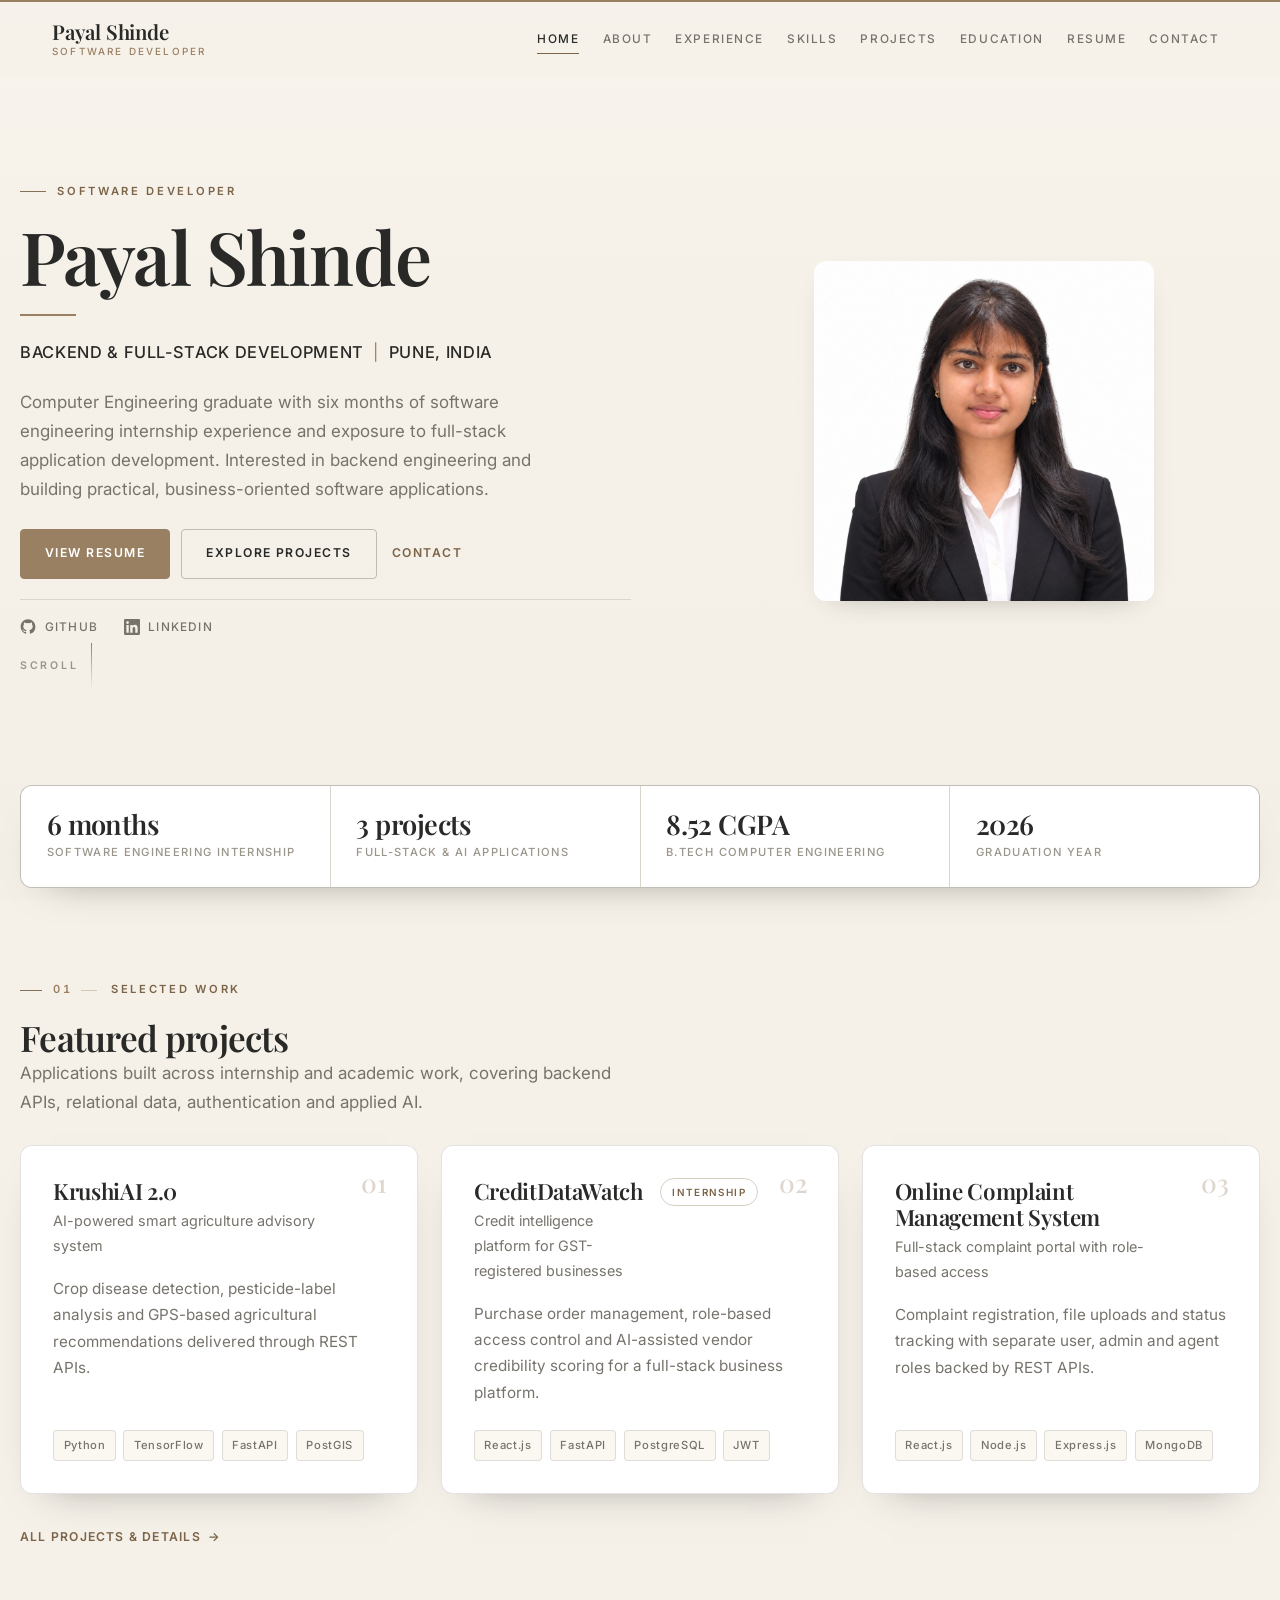
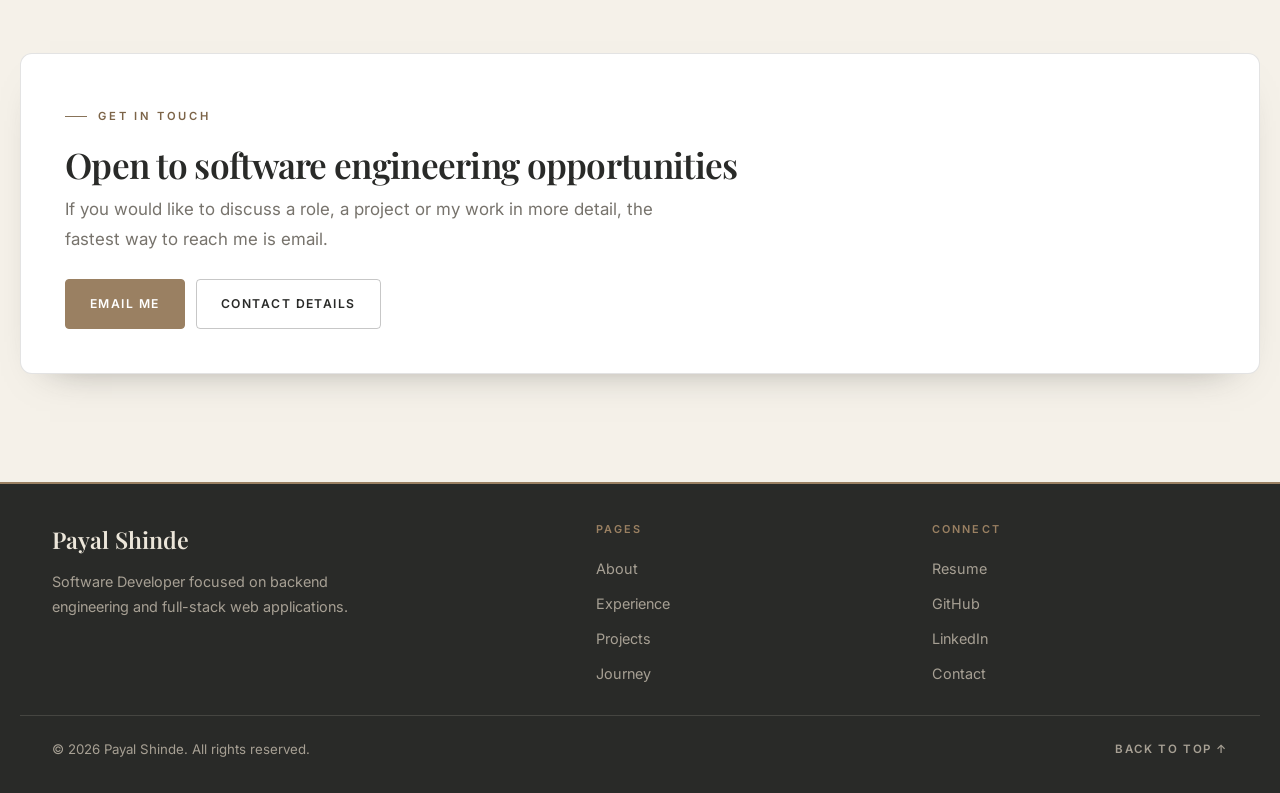
<file: index.html>
<!DOCTYPE html>
<html lang="en">
<head>
  <meta charset="UTF-8">
  <meta name="viewport" content="width=device-width, initial-scale=1">
  <title>Payal Shinde — Software Developer | Backend &amp; Full-Stack</title>
  <meta name="description" content="Payal Shinde — Software Developer focused on backend and full-stack development. Computer Engineering graduate with six months of software engineering internship experience.">
  <meta name="author" content="Payal Shinde">
  <meta name="theme-color" content="#F5F1E9">
  <meta property="og:type" content="website">
  <meta property="og:title" content="Payal Shinde — Software Developer">
  <meta property="og:description" content="Computer Engineering graduate with six months of software engineering internship experience and exposure to full-stack application development.">
  <link rel="preconnect" href="https://fonts.googleapis.com">
  <link rel="preconnect" href="https://fonts.gstatic.com" crossorigin>
  <link rel="stylesheet" href="https://fonts.googleapis.com/css2?family=Inter:wght@400;500;600;700&family=Playfair+Display:ital,wght@0,500;0,600;0,700;1,500&display=swap">
  <link rel="stylesheet" href="style.css?v=5">
  <noscript><style>.reveal{opacity:1;transform:none}</style></noscript>
</head>
<body id="top">
  <a class="skip-link" href="#main">Skip to content</a>

  <header class="site-header" id="siteHeader">
    <div class="container nav-wrap">
      <a class="brand" href="index.html">
        <span class="brand-name">Payal Shinde</span>
        <span class="brand-role">Software Developer</span>
      </a>
      <button class="nav-toggle" id="navToggle" type="button" aria-expanded="false" aria-controls="primaryNav" aria-label="Open navigation menu">
        <span class="nav-toggle-bar"></span>
        <span class="nav-toggle-bar"></span>
        <span class="nav-toggle-bar"></span>
      </button>
      <nav class="site-nav" id="primaryNav" aria-label="Primary">
        <ul class="nav-list">
          <li><a class="nav-link" href="index.html" aria-current="page">Home</a></li>
          <li><a class="nav-link" href="about.html">About</a></li>
          <li><a class="nav-link" href="internship.html">Experience</a></li>
          <li><a class="nav-link" href="skill.html">Skills</a></li>
          <li><a class="nav-link" href="projects.html">Projects</a></li>
          <li><a class="nav-link" href="education.html">Education</a></li>
          <li><a class="nav-link" href="resume.html">Resume</a></li>
          <li><a class="nav-link" href="contact.html">Contact</a></li>
        </ul>
      </nav>
    </div>
  </header>

  <main id="main">
    <!-- Hero -->
    <section class="container hero">
      <div class="hero-copy reveal">
        <p class="hero-eyebrow">Software Developer</p>
        <h1 class="hero-name">Payal Shinde</h1>
        <div class="hero-rule" aria-hidden="true"></div>
        <p class="hero-role">Backend &amp; Full-Stack Development<span class="sep">|</span>Pune, India</p>
        <p class="hero-lede">
          Computer Engineering graduate with six months of software engineering internship experience and
          exposure to full-stack application development. Interested in backend engineering and building
          practical, business-oriented software applications.
        </p>
        <div class="hero-actions">
          <a class="btn btn--primary" href="resume.html">View Resume</a>
          <a class="btn btn--ghost" href="projects.html">Explore Projects</a>
          <a class="btn btn--quiet" href="contact.html">Contact</a>
        </div>
        <div class="hero-socials">
          <a class="social-link" href="https://github.com/payalshinde906" target="_blank" rel="noopener noreferrer">
            <svg viewBox="0 0 24 24" fill="currentColor" aria-hidden="true"><path d="M12 .5C5.73.5.9 5.33.9 11.6c0 4.9 3.17 9.05 7.57 10.52.55.1.75-.24.75-.53v-2.07c-3.08.67-3.73-1.3-3.73-1.3-.5-1.28-1.23-1.62-1.23-1.62-1-.69.08-.68.08-.68 1.11.08 1.7 1.14 1.7 1.14.99 1.68 2.59 1.2 3.22.92.1-.72.39-1.2.7-1.48-2.46-.28-5.05-1.23-5.05-5.47 0-1.21.43-2.2 1.14-2.97-.11-.28-.49-1.4.11-2.92 0 0 .93-.3 3.05 1.13a10.5 10.5 0 0 1 5.55 0c2.12-1.43 3.05-1.13 3.05-1.13.6 1.52.22 2.64.11 2.92.71.77 1.14 1.76 1.14 2.97 0 4.25-2.6 5.19-5.06 5.46.4.35.76 1.03.76 2.08v3.08c0 .29.2.64.76.53A11.1 11.1 0 0 0 23.1 11.6C23.1 5.33 18.27.5 12 .5z"/></svg>
            GitHub
          </a>
          <a class="social-link" href="https://linkedin.com/in/payal-shinde-833840345" target="_blank" rel="noopener noreferrer">
            <svg viewBox="0 0 24 24" fill="currentColor" aria-hidden="true"><path d="M20.45 20.45h-3.56v-5.57c0-1.33-.03-3.04-1.85-3.04-1.85 0-2.14 1.45-2.14 2.94v5.67H9.35V9h3.41v1.56h.05c.48-.9 1.64-1.85 3.37-1.85 3.6 0 4.27 2.37 4.27 5.45v6.29zM5.34 7.43a2.06 2.06 0 1 1 0-4.13 2.06 2.06 0 0 1 0 4.13zM7.12 20.45H3.55V9h3.57v11.45zM22.22 0H1.77C.79 0 0 .77 0 1.72v20.56C0 23.23.79 24 1.77 24h20.45c.98 0 1.78-.77 1.78-1.72V1.72C24 .77 23.2 0 22.22 0z"/></svg>
            LinkedIn
          </a>
        </div>
        <span class="scroll-cue" aria-hidden="true">Scroll</span>
      </div>

      <div class="hero-portrait reveal">
        <div class="portrait-frame">
          <img src="assets/image/payal-shinde.jpg" width="1000" height="1000" alt="Portrait of Payal Shinde" fetchpriority="high" decoding="async">
        </div>
      </div>
    </section>

    <!-- At a glance -->
    <section class="container section--tight">
      <div class="facts reveal">
        <div class="fact">
          <p class="fact-value">6 months</p>
          <p class="fact-label">Software engineering internship</p>
        </div>
        <div class="fact">
          <p class="fact-value">3 projects</p>
          <p class="fact-label">Full-stack &amp; AI applications</p>
        </div>
        <div class="fact">
          <p class="fact-value">8.52 CGPA</p>
          <p class="fact-label">B.Tech Computer Engineering</p>
        </div>
        <div class="fact">
          <p class="fact-value">2026</p>
          <p class="fact-label">Graduation year</p>
        </div>
      </div>
    </section>

    <!-- Featured work -->
    <section class="container section">
      <div class="section-head reveal">
        <p class="eyebrow"><span class="eyebrow-num">01</span>Selected work</p>
        <h2 class="section-title">Featured projects</h2>
        <p class="section-lede">Applications built across internship and academic work, covering backend APIs, relational data, authentication and applied AI.</p>
      </div>

      <div class="project-grid">
        <article class="card project-card reveal">
          <div class="project-head">
            <div>
              <h3 class="project-title">KrushiAI 2.0</h3>
              <p class="project-sub">AI-powered smart agriculture advisory system</p>
            </div>
          </div>
          <p class="project-desc">Crop disease detection, pesticide-label analysis and GPS-based agricultural recommendations delivered through REST APIs.</p>
          <div class="tag-row">
            <span class="tag">Python</span>
            <span class="tag">TensorFlow</span>
            <span class="tag">FastAPI</span>
            <span class="tag">PostGIS</span>
          </div>
        </article>

        <article class="card project-card reveal">
          <div class="project-head">
            <div>
              <h3 class="project-title">CreditDataWatch</h3>
              <p class="project-sub">Credit intelligence platform for GST-registered businesses</p>
            </div>
            <span class="badge">Internship</span>
          </div>
          <p class="project-desc">Purchase order management, role-based access control and AI-assisted vendor credibility scoring for a full-stack business platform.</p>
          <div class="tag-row">
            <span class="tag">React.js</span>
            <span class="tag">FastAPI</span>
            <span class="tag">PostgreSQL</span>
            <span class="tag">JWT</span>
          </div>
        </article>

        <article class="card project-card reveal">
          <div class="project-head">
            <div>
              <h3 class="project-title">Online Complaint Management System</h3>
              <p class="project-sub">Full-stack complaint portal with role-based access</p>
            </div>
          </div>
          <p class="project-desc">Complaint registration, file uploads and status tracking with separate user, admin and agent roles backed by REST APIs.</p>
          <div class="tag-row">
            <span class="tag">React.js</span>
            <span class="tag">Node.js</span>
            <span class="tag">Express.js</span>
            <span class="tag">MongoDB</span>
          </div>
        </article>
      </div>

      <p style="margin-top: 1.75rem;">
        <a class="link-arrow" href="projects.html">All projects &amp; details</a>
      </p>
    </section>

    <!-- Closing CTA -->
    <section class="container section">
      <div class="card card--static reveal" style="padding: clamp(1.75rem, 4vw, 2.75rem);">
        <p class="eyebrow">Get in touch</p>
        <h2 class="section-title" style="margin-bottom: 0.6rem;">Open to software engineering opportunities</h2>
        <p class="section-lede" style="max-width: 56ch; margin-bottom: 1.6rem;">If you would like to discuss a role, a project or my work in more detail, the fastest way to reach me is email.</p>
        <div class="hero-actions" style="margin-bottom: 0;">
          <a class="btn btn--primary" href="mailto:payalshinde906@gmail.com">Email me</a>
          <a class="btn btn--ghost" href="contact.html">Contact details</a>
        </div>
      </div>
    </section>
  </main>

  <footer class="site-footer">
    <div class="container footer-inner">
      <div>
        <p class="footer-name">Payal Shinde</p>
        <p class="footer-tagline">Software Developer focused on backend engineering and full-stack web applications.</p>
      </div>
      <nav aria-label="Pages">
        <p class="footer-heading">Pages</p>
        <div class="footer-list">
          <a href="about.html">About</a>
          <a href="internship.html">Experience</a>
          <a href="projects.html">Projects</a>
          <a href="journey.html">Journey</a>
        </div>
      </nav>
      <nav aria-label="Connect">
        <p class="footer-heading">Connect</p>
        <div class="footer-list">
          <a href="resume.html">Resume</a>
          <a href="https://github.com/payalshinde906" target="_blank" rel="noopener noreferrer">GitHub</a>
          <a href="https://linkedin.com/in/payal-shinde-833840345" target="_blank" rel="noopener noreferrer">LinkedIn</a>
          <a href="contact.html">Contact</a>
        </div>
      </nav>
    </div>
    <div class="footer-bottom">
      <p>&copy; <span data-year>2026</span> Payal Shinde. All rights reserved.</p>
      <a href="#top" class="to-top">Back to top ↑</a>
    </div>
  </footer>

  <script src="script.js"></script>
</body>
</html>
</file>
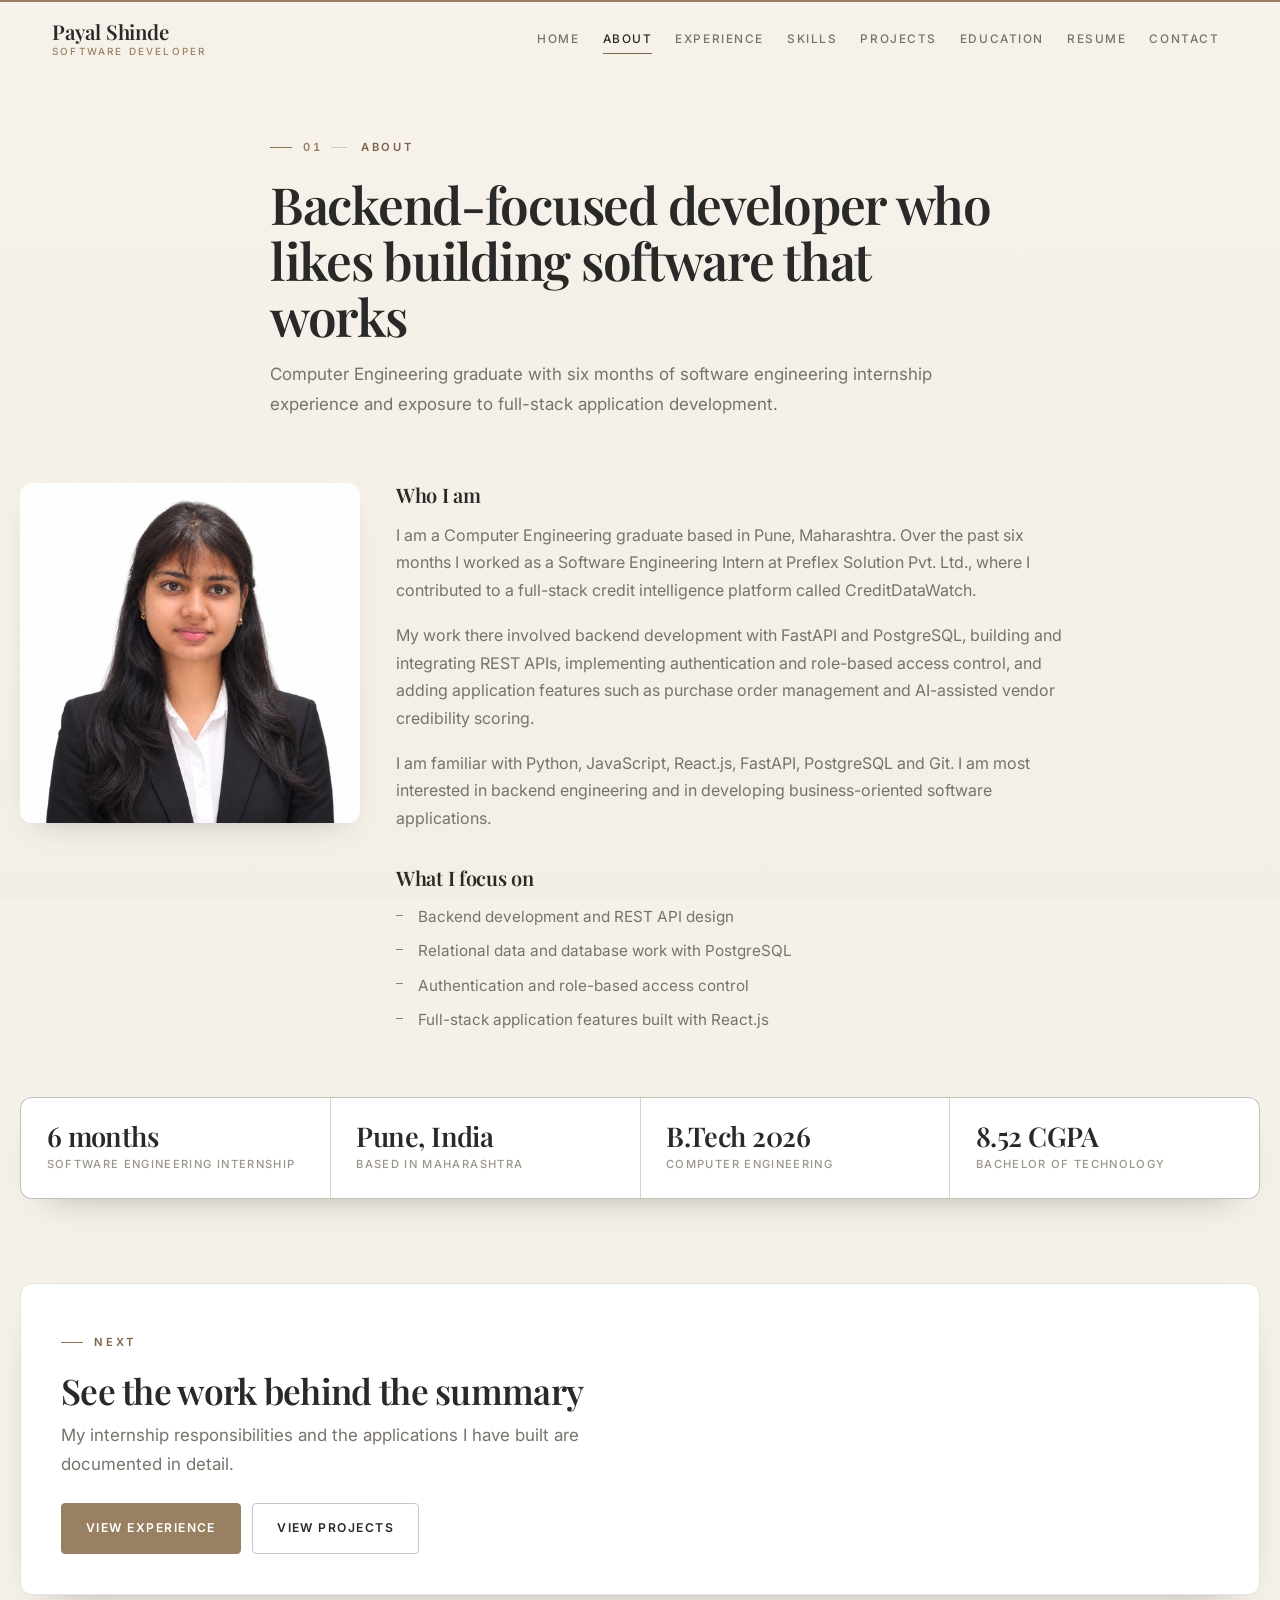
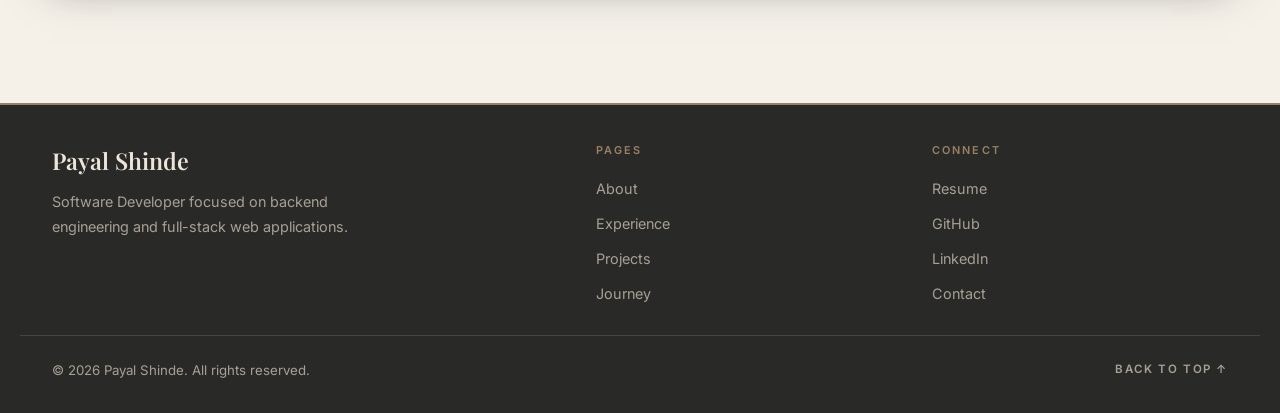
<file: about.html>
<!DOCTYPE html>
<html lang="en">
<head>
  <meta charset="UTF-8">
  <meta name="viewport" content="width=device-width, initial-scale=1">
  <title>About — Payal Shinde | Software Developer</title>
  <meta name="description" content="About Payal Shinde — a Computer Engineering graduate and software developer focused on backend engineering, REST APIs and full-stack application development.">
  <meta name="author" content="Payal Shinde">
  <meta name="theme-color" content="#F5F1E9">
  <link rel="preconnect" href="https://fonts.googleapis.com">
  <link rel="preconnect" href="https://fonts.gstatic.com" crossorigin>
  <link rel="stylesheet" href="https://fonts.googleapis.com/css2?family=Inter:wght@400;500;600;700&family=Playfair+Display:ital,wght@0,500;0,600;0,700;1,500&display=swap">
  <link rel="stylesheet" href="style.css?v=5">
  <noscript><style>.reveal{opacity:1;transform:none}</style></noscript>
</head>
<body id="top">
  <a class="skip-link" href="#main">Skip to content</a>

  <header class="site-header" id="siteHeader">
    <div class="container nav-wrap">
      <a class="brand" href="index.html">
        <span class="brand-name">Payal Shinde</span>
        <span class="brand-role">Software Developer</span>
      </a>
      <button class="nav-toggle" id="navToggle" type="button" aria-expanded="false" aria-controls="primaryNav" aria-label="Open navigation menu">
        <span class="nav-toggle-bar"></span>
        <span class="nav-toggle-bar"></span>
        <span class="nav-toggle-bar"></span>
      </button>
      <nav class="site-nav" id="primaryNav" aria-label="Primary">
        <ul class="nav-list">
          <li><a class="nav-link" href="index.html">Home</a></li>
          <li><a class="nav-link" href="about.html" aria-current="page">About</a></li>
          <li><a class="nav-link" href="internship.html">Experience</a></li>
          <li><a class="nav-link" href="skill.html">Skills</a></li>
          <li><a class="nav-link" href="projects.html">Projects</a></li>
          <li><a class="nav-link" href="education.html">Education</a></li>
          <li><a class="nav-link" href="resume.html">Resume</a></li>
          <li><a class="nav-link" href="contact.html">Contact</a></li>
        </ul>
      </nav>
    </div>
  </header>

  <main id="main">
    <section class="container page-head reveal">
      <p class="eyebrow"><span class="eyebrow-num">01</span>About</p>
      <h1 class="page-title">Backend-focused developer who likes building software that works</h1>
      <p class="page-lede">
        Computer Engineering graduate with six months of software engineering internship experience and
        exposure to full-stack application development.
      </p>
    </section>

    <section class="container section--tight">
      <div class="profile-grid">
        <div class="portrait-frame reveal">
          <img src="assets/image/payal-shinde.jpg" width="1000" height="1000" alt="Portrait of Payal Shinde" loading="lazy" decoding="async">
        </div>
        <div class="prose reveal">
          <h2 class="subhead">Who I am</h2>
          <p>
            I am a Computer Engineering graduate based in Pune, Maharashtra. Over the past six months I
            worked as a Software Engineering Intern at Preflex Solution Pvt. Ltd., where I contributed to a
            full-stack credit intelligence platform called CreditDataWatch.
          </p>
          <p>
            My work there involved backend development with FastAPI and PostgreSQL, building and integrating
            REST APIs, implementing authentication and role-based access control, and adding application
            features such as purchase order management and AI-assisted vendor credibility scoring.
          </p>
          <p>
            I am familiar with Python, JavaScript, React.js, FastAPI, PostgreSQL and Git. I am most interested
            in backend engineering and in developing business-oriented software applications.
          </p>

          <h2 class="subhead">What I focus on</h2>
          <ul class="bullet-list">
            <li>Backend development and REST API design</li>
            <li>Relational data and database work with PostgreSQL</li>
            <li>Authentication and role-based access control</li>
            <li>Full-stack application features built with React.js</li>
          </ul>
        </div>
      </div>
    </section>

    <section class="container section--tight">
      <div class="facts reveal">
        <div class="fact">
          <p class="fact-value">6 months</p>
          <p class="fact-label">Software engineering internship</p>
        </div>
        <div class="fact">
          <p class="fact-value">Pune, India</p>
          <p class="fact-label">Based in Maharashtra</p>
        </div>
        <div class="fact">
          <p class="fact-value">B.Tech 2026</p>
          <p class="fact-label">Computer Engineering</p>
        </div>
        <div class="fact">
          <p class="fact-value">8.52 CGPA</p>
          <p class="fact-label">Bachelor of Technology</p>
        </div>
      </div>
    </section>

    <section class="container section">
      <div class="card card--static reveal" style="padding: clamp(1.75rem, 4vw, 2.5rem);">
        <p class="eyebrow">Next</p>
        <h2 class="section-title" style="margin-bottom: 0.6rem;">See the work behind the summary</h2>
        <p class="section-lede" style="max-width: 56ch; margin-bottom: 1.5rem;">
          My internship responsibilities and the applications I have built are documented in detail.
        </p>
        <div class="hero-actions" style="margin-bottom: 0;">
          <a class="btn btn--primary" href="internship.html">View experience</a>
          <a class="btn btn--ghost" href="projects.html">View projects</a>
        </div>
      </div>
    </section>
  </main>

  <footer class="site-footer">
    <div class="container footer-inner">
      <div>
        <p class="footer-name">Payal Shinde</p>
        <p class="footer-tagline">Software Developer focused on backend engineering and full-stack web applications.</p>
      </div>
      <nav aria-label="Pages">
        <p class="footer-heading">Pages</p>
        <div class="footer-list">
          <a href="about.html">About</a>
          <a href="internship.html">Experience</a>
          <a href="projects.html">Projects</a>
          <a href="journey.html">Journey</a>
        </div>
      </nav>
      <nav aria-label="Connect">
        <p class="footer-heading">Connect</p>
        <div class="footer-list">
          <a href="resume.html">Resume</a>
          <a href="https://github.com/payalshinde906" target="_blank" rel="noopener noreferrer">GitHub</a>
          <a href="https://linkedin.com/in/payal-shinde-833840345" target="_blank" rel="noopener noreferrer">LinkedIn</a>
          <a href="contact.html">Contact</a>
        </div>
      </nav>
    </div>
    <div class="footer-bottom">
      <p>&copy; <span data-year>2026</span> Payal Shinde. All rights reserved.</p>
      <a href="#top" class="to-top">Back to top ↑</a>
    </div>
  </footer>

  <script src="script.js"></script>
</body>
</html>
</file>
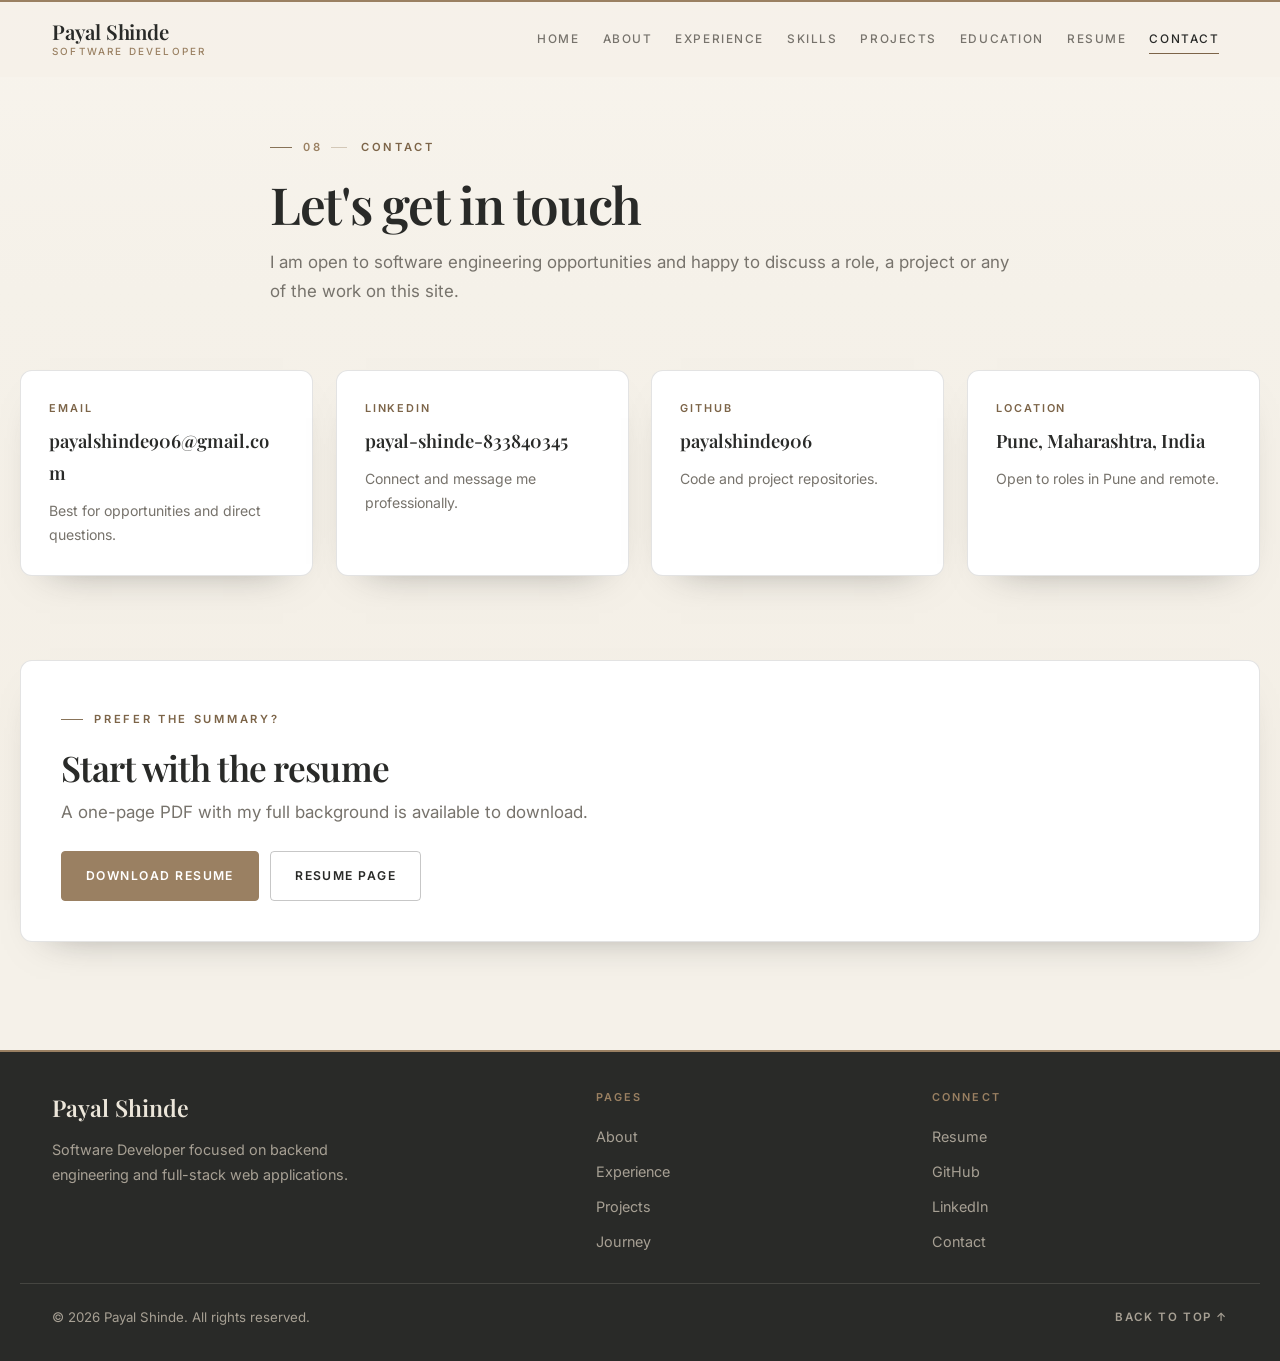
<file: contact.html>
<!DOCTYPE html>
<html lang="en">
<head>
  <meta charset="UTF-8">
  <meta name="viewport" content="width=device-width, initial-scale=1">
  <title>Contact — Payal Shinde | Software Developer</title>
  <meta name="description" content="Contact Payal Shinde via email, GitHub or LinkedIn for software engineering opportunities.">
  <meta name="author" content="Payal Shinde">
  <meta name="theme-color" content="#F5F1E9">
  <link rel="preconnect" href="https://fonts.googleapis.com">
  <link rel="preconnect" href="https://fonts.gstatic.com" crossorigin>
  <link rel="stylesheet" href="https://fonts.googleapis.com/css2?family=Inter:wght@400;500;600;700&family=Playfair+Display:ital,wght@0,500;0,600;0,700;1,500&display=swap">
  <link rel="stylesheet" href="style.css?v=5">
  <noscript><style>.reveal{opacity:1;transform:none}</style></noscript>
</head>
<body id="top">
  <a class="skip-link" href="#main">Skip to content</a>

  <header class="site-header" id="siteHeader">
    <div class="container nav-wrap">
      <a class="brand" href="index.html">
        <span class="brand-name">Payal Shinde</span>
        <span class="brand-role">Software Developer</span>
      </a>
      <button class="nav-toggle" id="navToggle" type="button" aria-expanded="false" aria-controls="primaryNav" aria-label="Open navigation menu">
        <span class="nav-toggle-bar"></span>
        <span class="nav-toggle-bar"></span>
        <span class="nav-toggle-bar"></span>
      </button>
      <nav class="site-nav" id="primaryNav" aria-label="Primary">
        <ul class="nav-list">
          <li><a class="nav-link" href="index.html">Home</a></li>
          <li><a class="nav-link" href="about.html">About</a></li>
          <li><a class="nav-link" href="internship.html">Experience</a></li>
          <li><a class="nav-link" href="skill.html">Skills</a></li>
          <li><a class="nav-link" href="projects.html">Projects</a></li>
          <li><a class="nav-link" href="education.html">Education</a></li>
          <li><a class="nav-link" href="resume.html">Resume</a></li>
          <li><a class="nav-link" href="contact.html" aria-current="page">Contact</a></li>
        </ul>
      </nav>
    </div>
  </header>

  <main id="main">
    <section class="container page-head reveal">
      <p class="eyebrow"><span class="eyebrow-num">08</span>Contact</p>
      <h1 class="page-title">Let's get in touch</h1>
      <p class="page-lede">
        I am open to software engineering opportunities and happy to discuss a role, a project or any of the
        work on this site.
      </p>
    </section>

    <section class="container section--tight">
      <div class="contact-grid">
        <a class="card contact-card reveal" href="mailto:payalshinde906@gmail.com">
          <span class="contact-label">Email</span>
          <span class="contact-value">payalshinde906@gmail.com</span>
          <span class="contact-hint">Best for opportunities and direct questions.</span>
        </a>

        <a class="card contact-card reveal" href="https://linkedin.com/in/payal-shinde-833840345" target="_blank" rel="noopener noreferrer">
          <span class="contact-label">LinkedIn</span>
          <span class="contact-value">payal-shinde-833840345</span>
          <span class="contact-hint">Connect and message me professionally.</span>
        </a>

        <a class="card contact-card reveal" href="https://github.com/payalshinde906" target="_blank" rel="noopener noreferrer">
          <span class="contact-label">GitHub</span>
          <span class="contact-value">payalshinde906</span>
          <span class="contact-hint">Code and project repositories.</span>
        </a>

        <div class="card contact-card reveal">
          <span class="contact-label">Location</span>
          <span class="contact-value">Pune, Maharashtra, India</span>
          <span class="contact-hint">Open to roles in Pune and remote.</span>
        </div>
      </div>
    </section>

    <section class="container section">
      <div class="card card--static reveal" style="padding: clamp(1.75rem, 4vw, 2.5rem);">
        <p class="eyebrow">Prefer the summary?</p>
        <h2 class="section-title" style="margin-bottom: 0.6rem;">Start with the resume</h2>
        <p class="section-lede" style="max-width: 56ch; margin-bottom: 1.5rem;">
          A one-page PDF with my full background is available to download.
        </p>
        <div class="hero-actions" style="margin-bottom: 0;">
          <a class="btn btn--primary" href="assets/resume/Payal_Shinde.pdf" download="Payal_Shinde_Resume.pdf">Download resume</a>
          <a class="btn btn--ghost" href="resume.html">Resume page</a>
        </div>
      </div>
    </section>
  </main>

  <footer class="site-footer">
    <div class="container footer-inner">
      <div>
        <p class="footer-name">Payal Shinde</p>
        <p class="footer-tagline">Software Developer focused on backend engineering and full-stack web applications.</p>
      </div>
      <nav aria-label="Pages">
        <p class="footer-heading">Pages</p>
        <div class="footer-list">
          <a href="about.html">About</a>
          <a href="internship.html">Experience</a>
          <a href="projects.html">Projects</a>
          <a href="journey.html">Journey</a>
        </div>
      </nav>
      <nav aria-label="Connect">
        <p class="footer-heading">Connect</p>
        <div class="footer-list">
          <a href="resume.html">Resume</a>
          <a href="https://github.com/payalshinde906" target="_blank" rel="noopener noreferrer">GitHub</a>
          <a href="https://linkedin.com/in/payal-shinde-833840345" target="_blank" rel="noopener noreferrer">LinkedIn</a>
          <a href="contact.html">Contact</a>
        </div>
      </nav>
    </div>
    <div class="footer-bottom">
      <p>&copy; <span data-year>2026</span> Payal Shinde. All rights reserved.</p>
      <a href="#top" class="to-top">Back to top ↑</a>
    </div>
  </footer>

  <script src="script.js"></script>
</body>
</html>
</file>
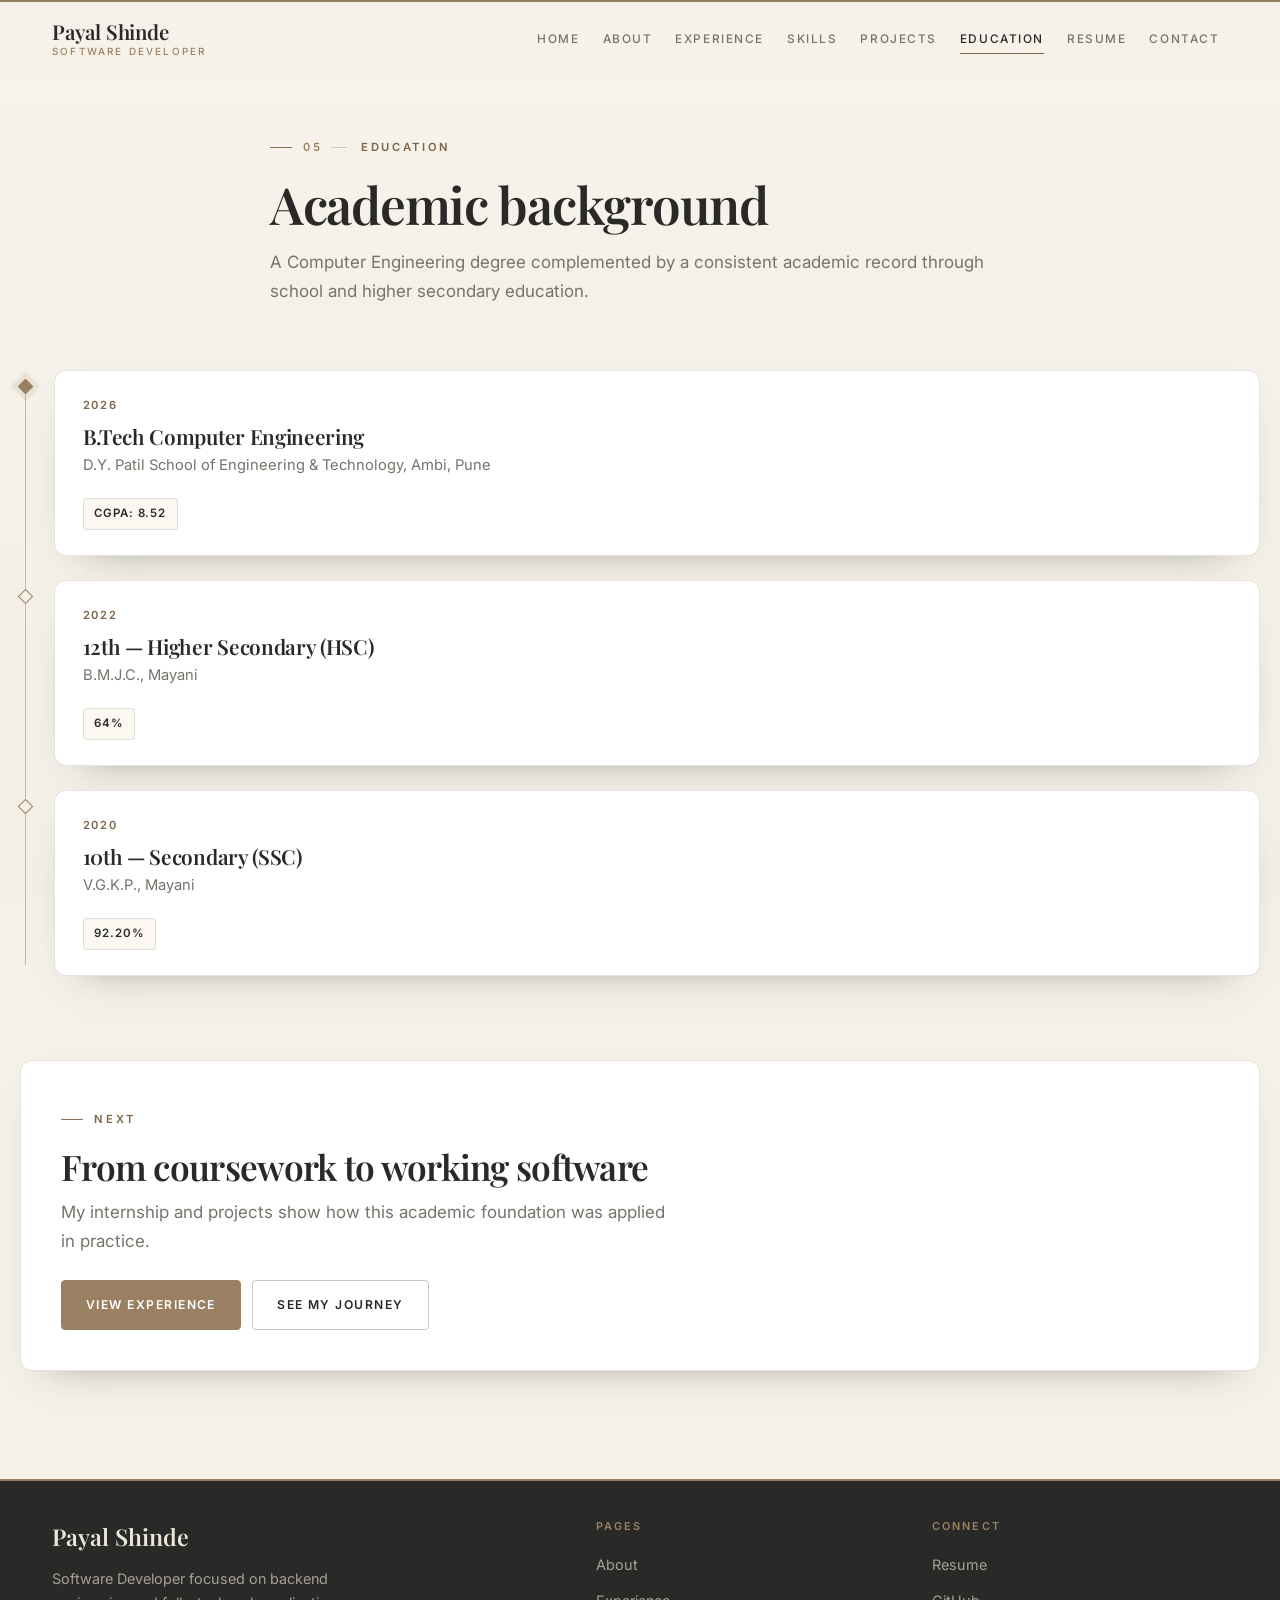
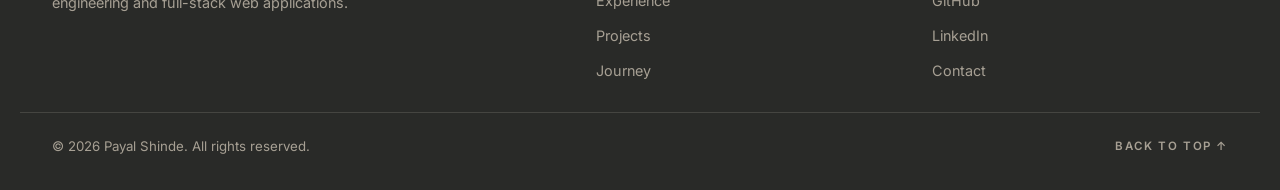
<file: education.html>
<!DOCTYPE html>
<html lang="en">
<head>
  <meta charset="UTF-8">
  <meta name="viewport" content="width=device-width, initial-scale=1">
  <title>Education — Payal Shinde | Software Developer</title>
  <meta name="description" content="Education of Payal Shinde: B.Tech Computer Engineering (2026, CGPA 8.52) from D.Y. Patil School of Engineering & Technology, Pune.">
  <meta name="author" content="Payal Shinde">
  <meta name="theme-color" content="#F5F1E9">
  <link rel="preconnect" href="https://fonts.googleapis.com">
  <link rel="preconnect" href="https://fonts.gstatic.com" crossorigin>
  <link rel="stylesheet" href="https://fonts.googleapis.com/css2?family=Inter:wght@400;500;600;700&family=Playfair+Display:ital,wght@0,500;0,600;0,700;1,500&display=swap">
  <link rel="stylesheet" href="style.css?v=5">
  <noscript><style>.reveal{opacity:1;transform:none}</style></noscript>
</head>
<body id="top">
  <a class="skip-link" href="#main">Skip to content</a>

  <header class="site-header" id="siteHeader">
    <div class="container nav-wrap">
      <a class="brand" href="index.html">
        <span class="brand-name">Payal Shinde</span>
        <span class="brand-role">Software Developer</span>
      </a>
      <button class="nav-toggle" id="navToggle" type="button" aria-expanded="false" aria-controls="primaryNav" aria-label="Open navigation menu">
        <span class="nav-toggle-bar"></span>
        <span class="nav-toggle-bar"></span>
        <span class="nav-toggle-bar"></span>
      </button>
      <nav class="site-nav" id="primaryNav" aria-label="Primary">
        <ul class="nav-list">
          <li><a class="nav-link" href="index.html">Home</a></li>
          <li><a class="nav-link" href="about.html">About</a></li>
          <li><a class="nav-link" href="internship.html">Experience</a></li>
          <li><a class="nav-link" href="skill.html">Skills</a></li>
          <li><a class="nav-link" href="projects.html">Projects</a></li>
          <li><a class="nav-link" href="education.html" aria-current="page">Education</a></li>
          <li><a class="nav-link" href="resume.html">Resume</a></li>
          <li><a class="nav-link" href="contact.html">Contact</a></li>
        </ul>
      </nav>
    </div>
  </header>

  <main id="main">
    <section class="container page-head reveal">
      <p class="eyebrow"><span class="eyebrow-num">05</span>Education</p>
      <h1 class="page-title">Academic background</h1>
      <p class="page-lede">
        A Computer Engineering degree complemented by a consistent academic record through school and
        higher secondary education.
      </p>
    </section>

    <section class="container section--tight">
      <div class="timeline">
        <div class="timeline-item timeline-item--current reveal">
          <div class="timeline-body">
            <p class="timeline-meta">2026</p>
            <h2>B.Tech Computer Engineering</h2>
            <p class="timeline-org">D.Y. Patil School of Engineering &amp; Technology, Ambi, Pune</p>
            <span class="timeline-score">CGPA: 8.52</span>
          </div>
        </div>

        <div class="timeline-item reveal">
          <div class="timeline-body">
            <p class="timeline-meta">2022</p>
            <h2>12th — Higher Secondary (HSC)</h2>
            <p class="timeline-org">B.M.J.C., Mayani</p>
            <span class="timeline-score">64%</span>
          </div>
        </div>

        <div class="timeline-item reveal">
          <div class="timeline-body">
            <p class="timeline-meta">2020</p>
            <h2>10th — Secondary (SSC)</h2>
            <p class="timeline-org">V.G.K.P., Mayani</p>
            <span class="timeline-score">92.20%</span>
          </div>
        </div>
      </div>
    </section>

    <section class="container section">
      <div class="card card--static reveal" style="padding: clamp(1.75rem, 4vw, 2.5rem);">
        <p class="eyebrow">Next</p>
        <h2 class="section-title" style="margin-bottom: 0.6rem;">From coursework to working software</h2>
        <p class="section-lede" style="max-width: 56ch; margin-bottom: 1.5rem;">
          My internship and projects show how this academic foundation was applied in practice.
        </p>
        <div class="hero-actions" style="margin-bottom: 0;">
          <a class="btn btn--primary" href="internship.html">View experience</a>
          <a class="btn btn--ghost" href="journey.html">See my journey</a>
        </div>
      </div>
    </section>
  </main>

  <footer class="site-footer">
    <div class="container footer-inner">
      <div>
        <p class="footer-name">Payal Shinde</p>
        <p class="footer-tagline">Software Developer focused on backend engineering and full-stack web applications.</p>
      </div>
      <nav aria-label="Pages">
        <p class="footer-heading">Pages</p>
        <div class="footer-list">
          <a href="about.html">About</a>
          <a href="internship.html">Experience</a>
          <a href="projects.html">Projects</a>
          <a href="journey.html">Journey</a>
        </div>
      </nav>
      <nav aria-label="Connect">
        <p class="footer-heading">Connect</p>
        <div class="footer-list">
          <a href="resume.html">Resume</a>
          <a href="https://github.com/payalshinde906" target="_blank" rel="noopener noreferrer">GitHub</a>
          <a href="https://linkedin.com/in/payal-shinde-833840345" target="_blank" rel="noopener noreferrer">LinkedIn</a>
          <a href="contact.html">Contact</a>
        </div>
      </nav>
    </div>
    <div class="footer-bottom">
      <p>&copy; <span data-year>2026</span> Payal Shinde. All rights reserved.</p>
      <a href="#top" class="to-top">Back to top ↑</a>
    </div>
  </footer>

  <script src="script.js"></script>
</body>
</html>
</file>
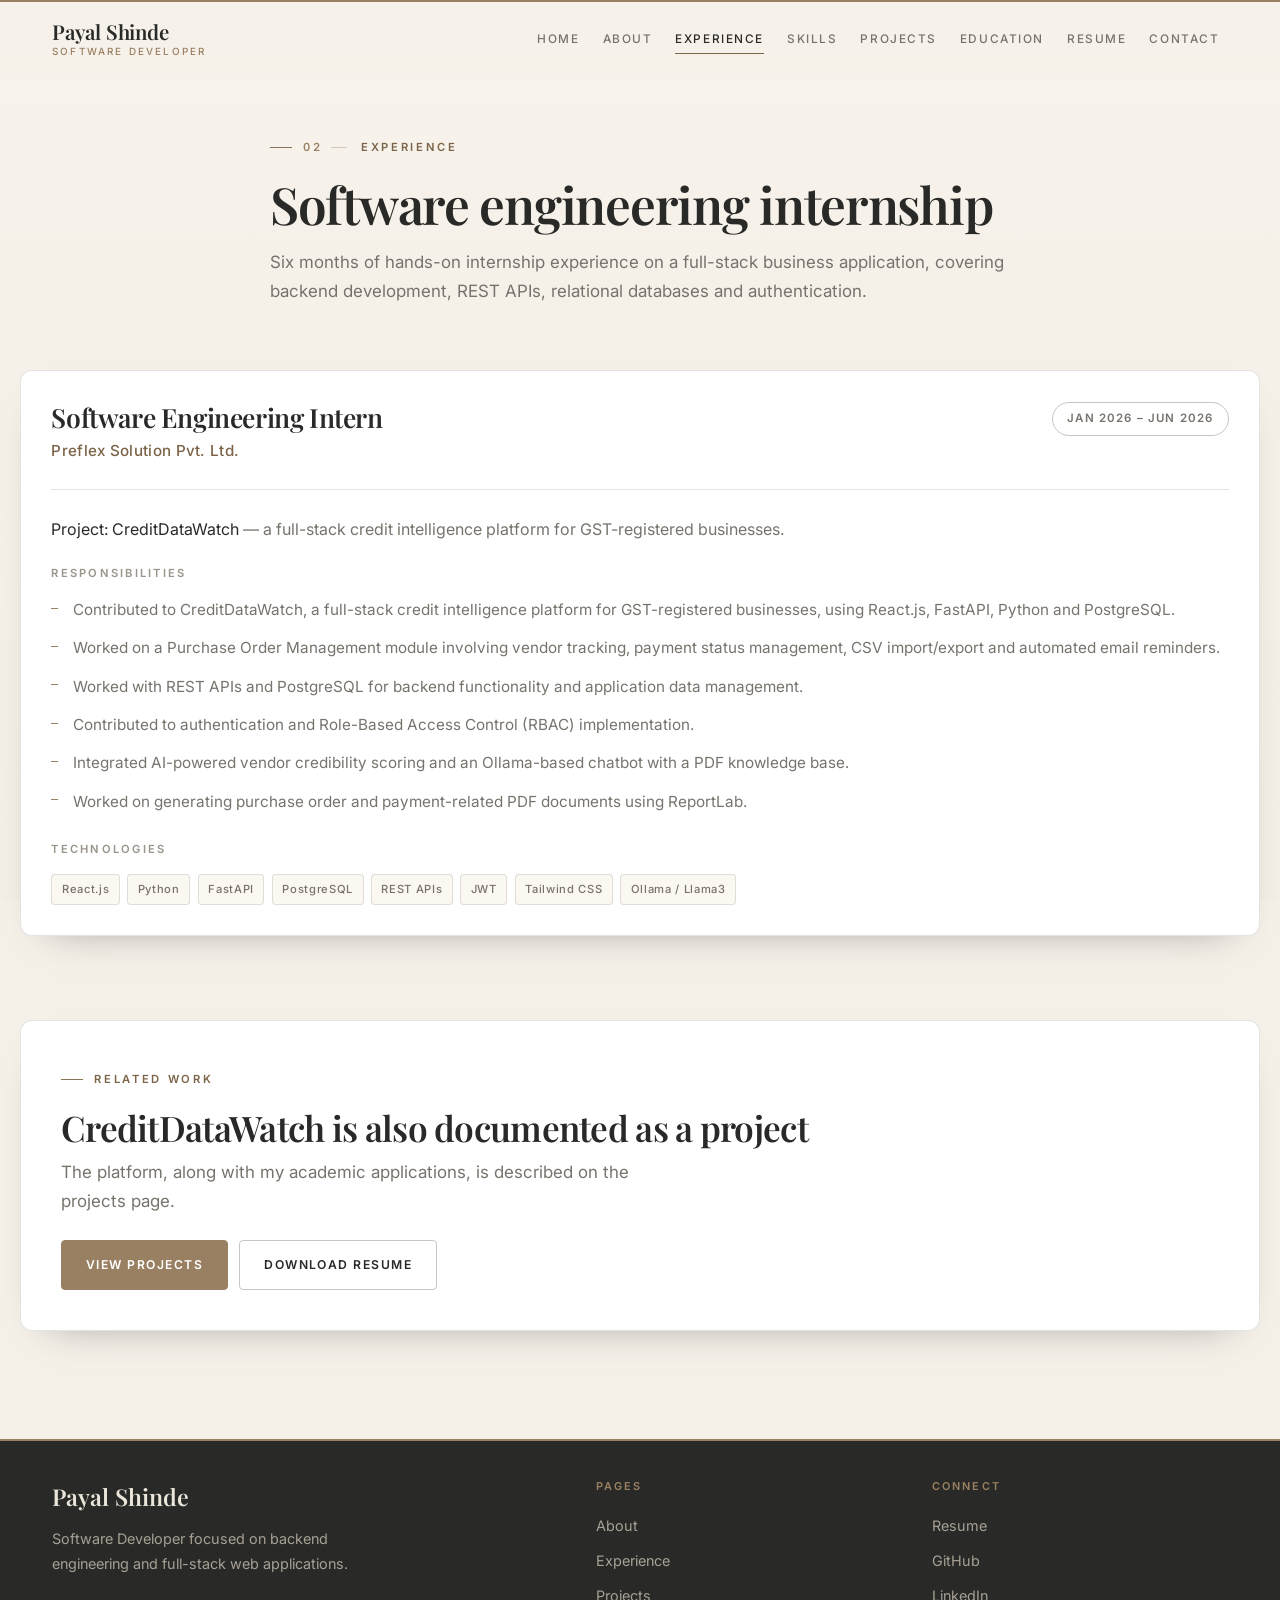
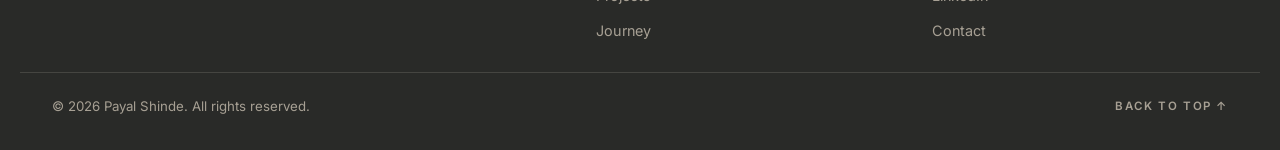
<file: internship.html>
<!DOCTYPE html>
<html lang="en">
<head>
  <meta charset="UTF-8">
  <meta name="viewport" content="width=device-width, initial-scale=1">
  <title>Experience — Payal Shinde | Software Engineering Intern</title>
  <meta name="description" content="Software engineering internship experience of Payal Shinde at Preflex Solution Pvt. Ltd. working on CreditDataWatch with FastAPI, PostgreSQL, REST APIs and JWT.">
  <meta name="author" content="Payal Shinde">
  <meta name="theme-color" content="#F5F1E9">
  <link rel="preconnect" href="https://fonts.googleapis.com">
  <link rel="preconnect" href="https://fonts.gstatic.com" crossorigin>
  <link rel="stylesheet" href="https://fonts.googleapis.com/css2?family=Inter:wght@400;500;600;700&family=Playfair+Display:ital,wght@0,500;0,600;0,700;1,500&display=swap">
  <link rel="stylesheet" href="style.css?v=5">
  <noscript><style>.reveal{opacity:1;transform:none}</style></noscript>
</head>
<body id="top">
  <a class="skip-link" href="#main">Skip to content</a>

  <header class="site-header" id="siteHeader">
    <div class="container nav-wrap">
      <a class="brand" href="index.html">
        <span class="brand-name">Payal Shinde</span>
        <span class="brand-role">Software Developer</span>
      </a>
      <button class="nav-toggle" id="navToggle" type="button" aria-expanded="false" aria-controls="primaryNav" aria-label="Open navigation menu">
        <span class="nav-toggle-bar"></span>
        <span class="nav-toggle-bar"></span>
        <span class="nav-toggle-bar"></span>
      </button>
      <nav class="site-nav" id="primaryNav" aria-label="Primary">
        <ul class="nav-list">
          <li><a class="nav-link" href="index.html">Home</a></li>
          <li><a class="nav-link" href="about.html">About</a></li>
          <li><a class="nav-link" href="internship.html" aria-current="page">Experience</a></li>
          <li><a class="nav-link" href="skill.html">Skills</a></li>
          <li><a class="nav-link" href="projects.html">Projects</a></li>
          <li><a class="nav-link" href="education.html">Education</a></li>
          <li><a class="nav-link" href="resume.html">Resume</a></li>
          <li><a class="nav-link" href="contact.html">Contact</a></li>
        </ul>
      </nav>
    </div>
  </header>

  <main id="main">
    <section class="container page-head reveal">
      <p class="eyebrow"><span class="eyebrow-num">02</span>Experience</p>
      <h1 class="page-title">Software engineering internship</h1>
      <p class="page-lede">
        Six months of hands-on internship experience on a full-stack business application, covering backend
        development, REST APIs, relational databases and authentication.
      </p>
    </section>

    <section class="container section--tight">
      <article class="card card--static reveal">
        <div class="exp-head">
          <div>
            <h2 class="exp-role">Software Engineering Intern</h2>
            <p class="exp-company">Preflex Solution Pvt. Ltd.</p>
          </div>
          <span class="exp-period">Jan 2026 – Jun 2026</span>
        </div>

        <p class="exp-project">
          Project: CreditDataWatch <span>— a full-stack credit intelligence platform for GST-registered businesses.</span>
        </p>

        <div class="exp-block">
          <p class="stack-label">Responsibilities</p>
          <ul class="bullet-list bullet-list--loose">
            <li>Contributed to CreditDataWatch, a full-stack credit intelligence platform for GST-registered businesses, using React.js, FastAPI, Python and PostgreSQL.</li>
            <li>Worked on a Purchase Order Management module involving vendor tracking, payment status management, CSV import/export and automated email reminders.</li>
            <li>Worked with REST APIs and PostgreSQL for backend functionality and application data management.</li>
            <li>Contributed to authentication and Role-Based Access Control (RBAC) implementation.</li>
            <li>Integrated AI-powered vendor credibility scoring and an Ollama-based chatbot with a PDF knowledge base.</li>
            <li>Worked on generating purchase order and payment-related PDF documents using ReportLab.</li>
          </ul>
        </div>

        <div class="exp-block">
          <p class="stack-label">Technologies</p>
          <div class="tag-row">
            <span class="tag">React.js</span>
            <span class="tag">Python</span>
            <span class="tag">FastAPI</span>
            <span class="tag">PostgreSQL</span>
            <span class="tag">REST APIs</span>
            <span class="tag">JWT</span>
            <span class="tag">Tailwind CSS</span>
            <span class="tag">Ollama / Llama3</span>
          </div>
        </div>
      </article>
    </section>

    <section class="container section">
      <div class="card card--static reveal" style="padding: clamp(1.75rem, 4vw, 2.5rem);">
        <p class="eyebrow">Related work</p>
        <h2 class="section-title" style="margin-bottom: 0.6rem;">CreditDataWatch is also documented as a project</h2>
        <p class="section-lede" style="max-width: 56ch; margin-bottom: 1.5rem;">
          The platform, along with my academic applications, is described on the projects page.
        </p>
        <div class="hero-actions" style="margin-bottom: 0;">
          <a class="btn btn--primary" href="projects.html">View projects</a>
          <a class="btn btn--ghost" href="resume.html">Download resume</a>
        </div>
      </div>
    </section>
  </main>

  <footer class="site-footer">
    <div class="container footer-inner">
      <div>
        <p class="footer-name">Payal Shinde</p>
        <p class="footer-tagline">Software Developer focused on backend engineering and full-stack web applications.</p>
      </div>
      <nav aria-label="Pages">
        <p class="footer-heading">Pages</p>
        <div class="footer-list">
          <a href="about.html">About</a>
          <a href="internship.html">Experience</a>
          <a href="projects.html">Projects</a>
          <a href="journey.html">Journey</a>
        </div>
      </nav>
      <nav aria-label="Connect">
        <p class="footer-heading">Connect</p>
        <div class="footer-list">
          <a href="resume.html">Resume</a>
          <a href="https://github.com/payalshinde906" target="_blank" rel="noopener noreferrer">GitHub</a>
          <a href="https://linkedin.com/in/payal-shinde-833840345" target="_blank" rel="noopener noreferrer">LinkedIn</a>
          <a href="contact.html">Contact</a>
        </div>
      </nav>
    </div>
    <div class="footer-bottom">
      <p>&copy; <span data-year>2026</span> Payal Shinde. All rights reserved.</p>
      <a href="#top" class="to-top">Back to top ↑</a>
    </div>
  </footer>

  <script src="script.js"></script>
</body>
</html>
</file>
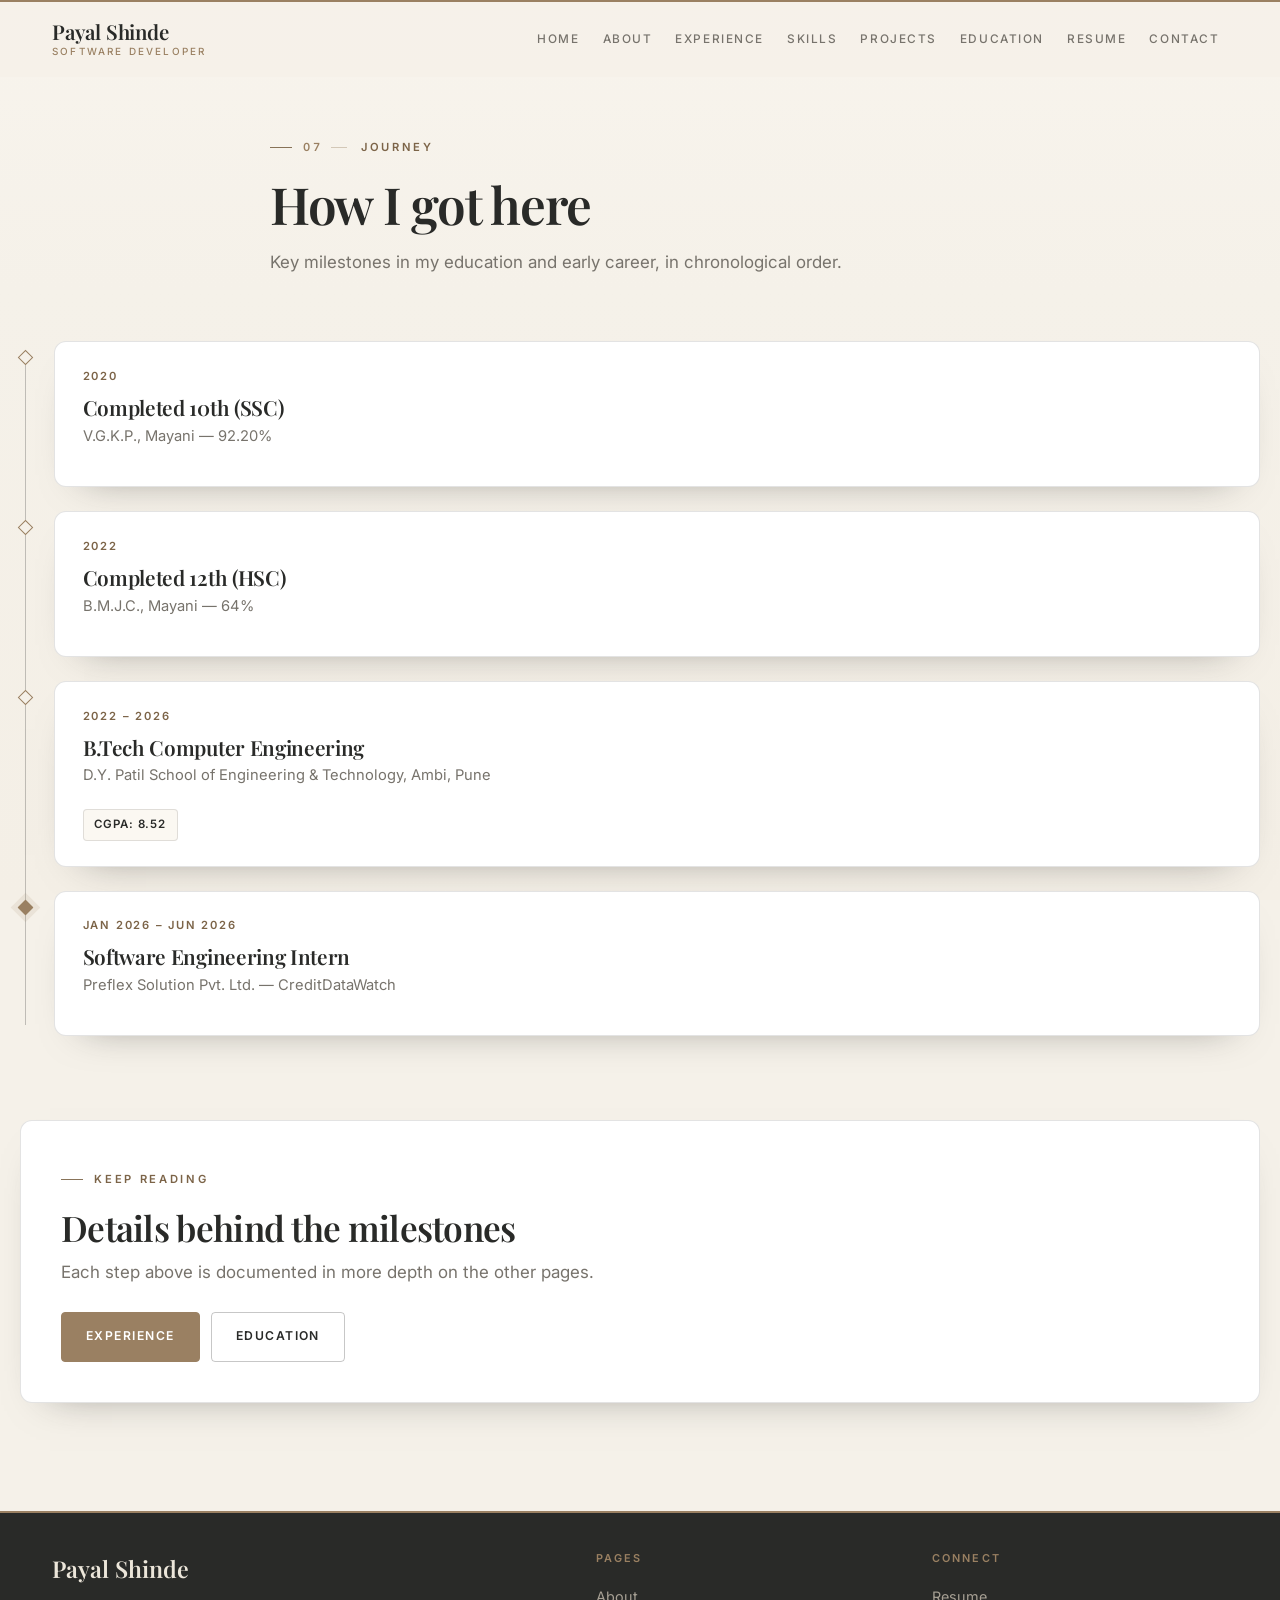
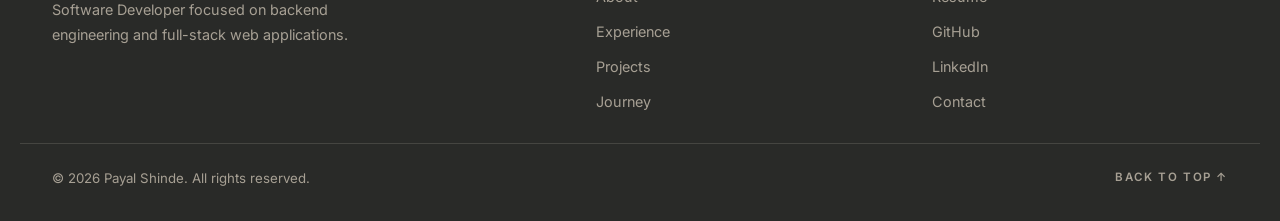
<file: journey.html>
<!DOCTYPE html>
<html lang="en">
<head>
  <meta charset="UTF-8">
  <meta name="viewport" content="width=device-width, initial-scale=1">
  <title>Journey — Payal Shinde | Software Developer</title>
  <meta name="description" content="The academic and professional journey of Payal Shinde — from school and Computer Engineering to a software engineering internship.">
  <meta name="author" content="Payal Shinde">
  <meta name="theme-color" content="#F5F1E9">
  <link rel="preconnect" href="https://fonts.googleapis.com">
  <link rel="preconnect" href="https://fonts.gstatic.com" crossorigin>
  <link rel="stylesheet" href="https://fonts.googleapis.com/css2?family=Inter:wght@400;500;600;700&family=Playfair+Display:ital,wght@0,500;0,600;0,700;1,500&display=swap">
  <link rel="stylesheet" href="style.css?v=5">
  <noscript><style>.reveal{opacity:1;transform:none}</style></noscript>
</head>
<body id="top">
  <a class="skip-link" href="#main">Skip to content</a>

  <header class="site-header" id="siteHeader">
    <div class="container nav-wrap">
      <a class="brand" href="index.html">
        <span class="brand-name">Payal Shinde</span>
        <span class="brand-role">Software Developer</span>
      </a>
      <button class="nav-toggle" id="navToggle" type="button" aria-expanded="false" aria-controls="primaryNav" aria-label="Open navigation menu">
        <span class="nav-toggle-bar"></span>
        <span class="nav-toggle-bar"></span>
        <span class="nav-toggle-bar"></span>
      </button>
      <nav class="site-nav" id="primaryNav" aria-label="Primary">
        <ul class="nav-list">
          <li><a class="nav-link" href="index.html">Home</a></li>
          <li><a class="nav-link" href="about.html">About</a></li>
          <li><a class="nav-link" href="internship.html">Experience</a></li>
          <li><a class="nav-link" href="skill.html">Skills</a></li>
          <li><a class="nav-link" href="projects.html">Projects</a></li>
          <li><a class="nav-link" href="education.html">Education</a></li>
          <li><a class="nav-link" href="resume.html">Resume</a></li>
          <li><a class="nav-link" href="contact.html">Contact</a></li>
        </ul>
      </nav>
    </div>
  </header>

  <main id="main">
    <section class="container page-head reveal">
      <p class="eyebrow"><span class="eyebrow-num">07</span>Journey</p>
      <h1 class="page-title">How I got here</h1>
      <p class="page-lede">
        Key milestones in my education and early career, in chronological order.
      </p>
    </section>

    <section class="container section--tight">
      <div class="timeline">
        <div class="timeline-item reveal">
          <div class="timeline-body">
            <p class="timeline-meta">2020</p>
            <h2>Completed 10th (SSC)</h2>
            <p class="timeline-org">V.G.K.P., Mayani — 92.20%</p>
          </div>
        </div>

        <div class="timeline-item reveal">
          <div class="timeline-body">
            <p class="timeline-meta">2022</p>
            <h2>Completed 12th (HSC)</h2>
            <p class="timeline-org">B.M.J.C., Mayani — 64%</p>
          </div>
        </div>

        <div class="timeline-item reveal">
          <div class="timeline-body">
            <p class="timeline-meta">2022 – 2026</p>
            <h2>B.Tech Computer Engineering</h2>
            <p class="timeline-org">D.Y. Patil School of Engineering &amp; Technology, Ambi, Pune</p>
            <span class="timeline-score">CGPA: 8.52</span>
          </div>
        </div>

        <div class="timeline-item timeline-item--current reveal">
          <div class="timeline-body">
            <p class="timeline-meta">Jan 2026 – Jun 2026</p>
            <h2>Software Engineering Intern</h2>
            <p class="timeline-org">Preflex Solution Pvt. Ltd. — CreditDataWatch</p>
          </div>
        </div>
      </div>
    </section>

    <section class="container section">
      <div class="card card--static reveal" style="padding: clamp(1.75rem, 4vw, 2.5rem);">
        <p class="eyebrow">Keep reading</p>
        <h2 class="section-title" style="margin-bottom: 0.6rem;">Details behind the milestones</h2>
        <p class="section-lede" style="max-width: 56ch; margin-bottom: 1.5rem;">
          Each step above is documented in more depth on the other pages.
        </p>
        <div class="hero-actions" style="margin-bottom: 0;">
          <a class="btn btn--primary" href="internship.html">Experience</a>
          <a class="btn btn--ghost" href="education.html">Education</a>
        </div>
      </div>
    </section>
  </main>

  <footer class="site-footer">
    <div class="container footer-inner">
      <div>
        <p class="footer-name">Payal Shinde</p>
        <p class="footer-tagline">Software Developer focused on backend engineering and full-stack web applications.</p>
      </div>
      <nav aria-label="Pages">
        <p class="footer-heading">Pages</p>
        <div class="footer-list">
          <a href="about.html">About</a>
          <a href="internship.html">Experience</a>
          <a href="projects.html">Projects</a>
          <a href="journey.html">Journey</a>
        </div>
      </nav>
      <nav aria-label="Connect">
        <p class="footer-heading">Connect</p>
        <div class="footer-list">
          <a href="resume.html">Resume</a>
          <a href="https://github.com/payalshinde906" target="_blank" rel="noopener noreferrer">GitHub</a>
          <a href="https://linkedin.com/in/payal-shinde-833840345" target="_blank" rel="noopener noreferrer">LinkedIn</a>
          <a href="contact.html">Contact</a>
        </div>
      </nav>
    </div>
    <div class="footer-bottom">
      <p>&copy; <span data-year>2026</span> Payal Shinde. All rights reserved.</p>
      <a href="#top" class="to-top">Back to top ↑</a>
    </div>
  </footer>

  <script src="script.js"></script>
</body>
</html>
</file>
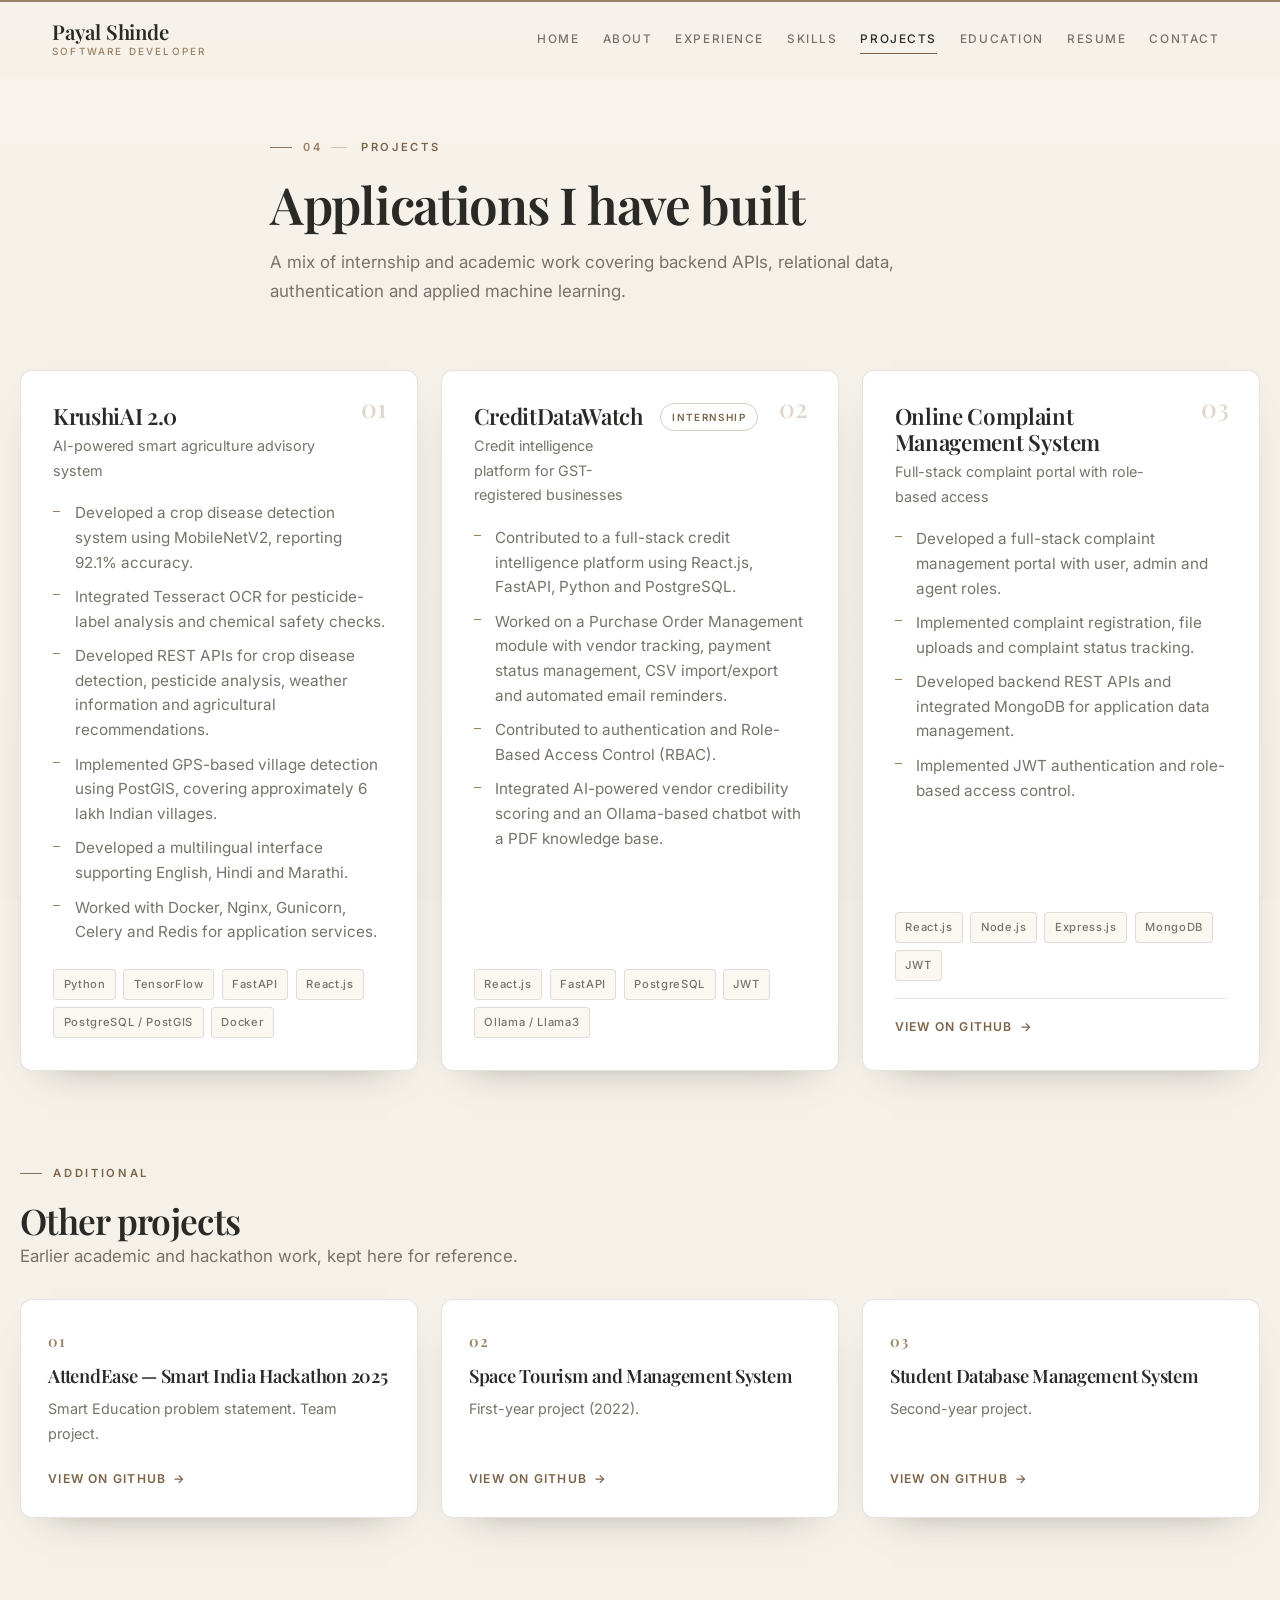
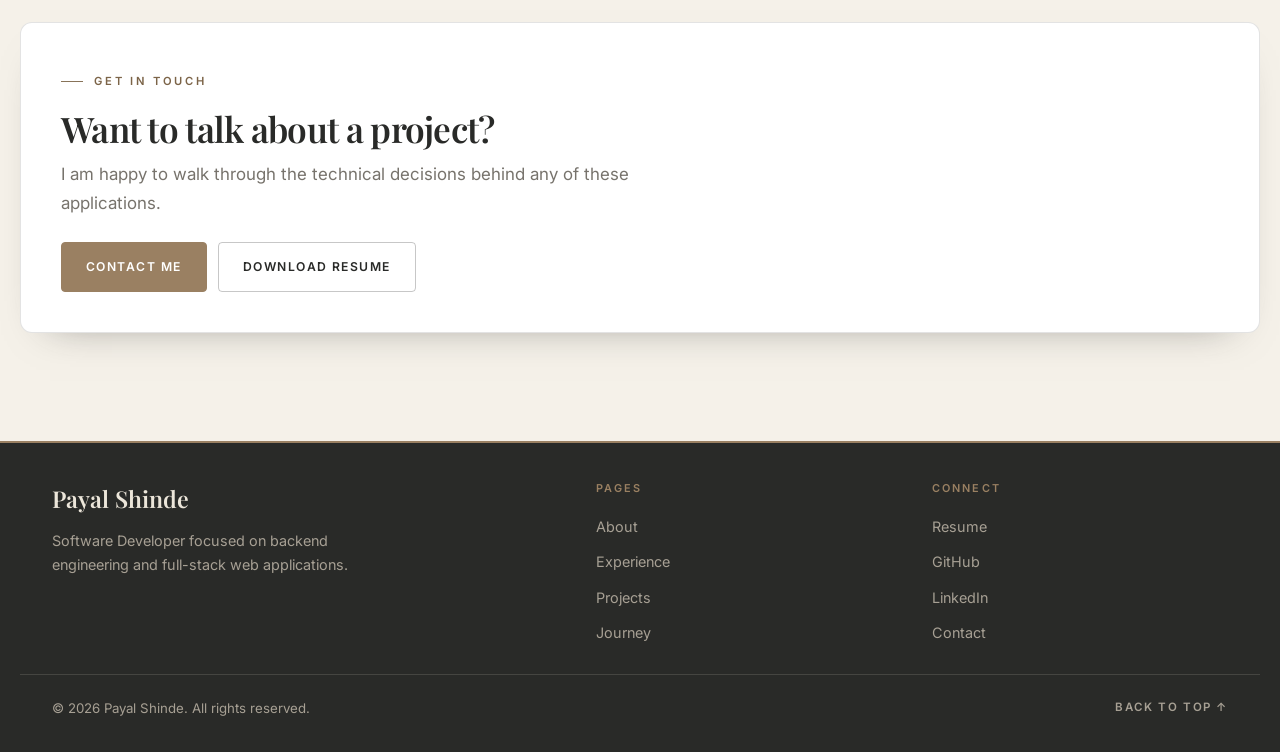
<file: projects.html>
<!DOCTYPE html>
<html lang="en">
<head>
  <meta charset="UTF-8">
  <meta name="viewport" content="width=device-width, initial-scale=1">
  <title>Projects — Payal Shinde | Software Developer</title>
  <meta name="description" content="Projects by Payal Shinde including KrushiAI 2.0, CreditDataWatch and an Online Complaint Management System, built with Python, FastAPI, React.js and PostgreSQL.">
  <meta name="author" content="Payal Shinde">
  <meta name="theme-color" content="#F5F1E9">
  <link rel="preconnect" href="https://fonts.googleapis.com">
  <link rel="preconnect" href="https://fonts.gstatic.com" crossorigin>
  <link rel="stylesheet" href="https://fonts.googleapis.com/css2?family=Inter:wght@400;500;600;700&family=Playfair+Display:ital,wght@0,500;0,600;0,700;1,500&display=swap">
  <link rel="stylesheet" href="style.css?v=5">
  <noscript><style>.reveal{opacity:1;transform:none}</style></noscript>
</head>
<body id="top">
  <a class="skip-link" href="#main">Skip to content</a>

  <header class="site-header" id="siteHeader">
    <div class="container nav-wrap">
      <a class="brand" href="index.html">
        <span class="brand-name">Payal Shinde</span>
        <span class="brand-role">Software Developer</span>
      </a>
      <button class="nav-toggle" id="navToggle" type="button" aria-expanded="false" aria-controls="primaryNav" aria-label="Open navigation menu">
        <span class="nav-toggle-bar"></span>
        <span class="nav-toggle-bar"></span>
        <span class="nav-toggle-bar"></span>
      </button>
      <nav class="site-nav" id="primaryNav" aria-label="Primary">
        <ul class="nav-list">
          <li><a class="nav-link" href="index.html">Home</a></li>
          <li><a class="nav-link" href="about.html">About</a></li>
          <li><a class="nav-link" href="internship.html">Experience</a></li>
          <li><a class="nav-link" href="skill.html">Skills</a></li>
          <li><a class="nav-link" href="projects.html" aria-current="page">Projects</a></li>
          <li><a class="nav-link" href="education.html">Education</a></li>
          <li><a class="nav-link" href="resume.html">Resume</a></li>
          <li><a class="nav-link" href="contact.html">Contact</a></li>
        </ul>
      </nav>
    </div>
  </header>

  <main id="main">
    <section class="container page-head reveal">
      <p class="eyebrow"><span class="eyebrow-num">04</span>Projects</p>
      <h1 class="page-title">Applications I have built</h1>
      <p class="page-lede">
        A mix of internship and academic work covering backend APIs, relational data, authentication and
        applied machine learning.
      </p>
    </section>

    <section class="container section--tight">
      <div class="project-grid">
        <article class="card project-card reveal">
          <div class="project-head">
            <div>
              <h2 class="project-title">KrushiAI 2.0</h2>
              <p class="project-sub">AI-powered smart agriculture advisory system</p>
            </div>
          </div>
          <ul class="bullet-list">
            <li>Developed a crop disease detection system using MobileNetV2, reporting 92.1% accuracy.</li>
            <li>Integrated Tesseract OCR for pesticide-label analysis and chemical safety checks.</li>
            <li>Developed REST APIs for crop disease detection, pesticide analysis, weather information and agricultural recommendations.</li>
            <li>Implemented GPS-based village detection using PostGIS, covering approximately 6 lakh Indian villages.</li>
            <li>Developed a multilingual interface supporting English, Hindi and Marathi.</li>
            <li>Worked with Docker, Nginx, Gunicorn, Celery and Redis for application services.</li>
          </ul>
          <div class="tag-row">
            <span class="tag">Python</span>
            <span class="tag">TensorFlow</span>
            <span class="tag">FastAPI</span>
            <span class="tag">React.js</span>
            <span class="tag">PostgreSQL / PostGIS</span>
            <span class="tag">Docker</span>
          </div>
        </article>

        <article class="card project-card reveal">
          <div class="project-head">
            <div>
              <h2 class="project-title">CreditDataWatch</h2>
              <p class="project-sub">Credit intelligence platform for GST-registered businesses</p>
            </div>
            <span class="badge">Internship</span>
          </div>
          <ul class="bullet-list">
            <li>Contributed to a full-stack credit intelligence platform using React.js, FastAPI, Python and PostgreSQL.</li>
            <li>Worked on a Purchase Order Management module with vendor tracking, payment status management, CSV import/export and automated email reminders.</li>
            <li>Contributed to authentication and Role-Based Access Control (RBAC).</li>
            <li>Integrated AI-powered vendor credibility scoring and an Ollama-based chatbot with a PDF knowledge base.</li>
          </ul>
          <div class="tag-row">
            <span class="tag">React.js</span>
            <span class="tag">FastAPI</span>
            <span class="tag">PostgreSQL</span>
            <span class="tag">JWT</span>
            <span class="tag">Ollama / Llama3</span>
          </div>
        </article>

        <article class="card project-card reveal">
          <div class="project-head">
            <div>
              <h2 class="project-title">Online Complaint Management System</h2>
              <p class="project-sub">Full-stack complaint portal with role-based access</p>
            </div>
          </div>
          <ul class="bullet-list">
            <li>Developed a full-stack complaint management portal with user, admin and agent roles.</li>
            <li>Implemented complaint registration, file uploads and complaint status tracking.</li>
            <li>Developed backend REST APIs and integrated MongoDB for application data management.</li>
            <li>Implemented JWT authentication and role-based access control.</li>
          </ul>
          <div class="tag-row">
            <span class="tag">React.js</span>
            <span class="tag">Node.js</span>
            <span class="tag">Express.js</span>
            <span class="tag">MongoDB</span>
            <span class="tag">JWT</span>
          </div>
          <div class="project-links">
            <a class="link-arrow" href="https://github.com/payalshinde906/ONLINECOMPLAINTAPP" target="_blank" rel="noopener noreferrer">View on GitHub</a>
          </div>
        </article>
      </div>
    </section>

    <section class="container section">
      <div class="section-head reveal">
        <p class="eyebrow">Additional</p>
        <h2 class="section-title">Other projects</h2>
        <p class="section-lede">Earlier academic and hackathon work, kept here for reference.</p>
      </div>
      <div class="mini-grid">
        <article class="card mini-card reveal">
          <h3>AttendEase — Smart India Hackathon 2025</h3>
          <p>Smart Education problem statement. Team project.</p>
          <a class="link-arrow" href="https://github.com/payalshinde906/SHI-2025" target="_blank" rel="noopener noreferrer">View on GitHub</a>
        </article>
        <article class="card mini-card reveal">
          <h3>Space Tourism and Management System</h3>
          <p>First-year project (2022).</p>
          <a class="link-arrow" href="https://github.com/payalshinde906/PBL-First-Year-Space-Tourism" target="_blank" rel="noopener noreferrer">View on GitHub</a>
        </article>
        <article class="card mini-card reveal">
          <h3>Student Database Management System</h3>
          <p>Second-year project.</p>
          <a class="link-arrow" href="https://github.com/payalshinde906/PBL-Second-Year-Student-Database" target="_blank" rel="noopener noreferrer">View on GitHub</a>
        </article>
      </div>
    </section>

    <section class="container section">
      <div class="card card--static reveal" style="padding: clamp(1.75rem, 4vw, 2.5rem);">
        <p class="eyebrow">Get in touch</p>
        <h2 class="section-title" style="margin-bottom: 0.6rem;">Want to talk about a project?</h2>
        <p class="section-lede" style="max-width: 56ch; margin-bottom: 1.5rem;">
          I am happy to walk through the technical decisions behind any of these applications.
        </p>
        <div class="hero-actions" style="margin-bottom: 0;">
          <a class="btn btn--primary" href="contact.html">Contact me</a>
          <a class="btn btn--ghost" href="resume.html">Download resume</a>
        </div>
      </div>
    </section>
  </main>

  <footer class="site-footer">
    <div class="container footer-inner">
      <div>
        <p class="footer-name">Payal Shinde</p>
        <p class="footer-tagline">Software Developer focused on backend engineering and full-stack web applications.</p>
      </div>
      <nav aria-label="Pages">
        <p class="footer-heading">Pages</p>
        <div class="footer-list">
          <a href="about.html">About</a>
          <a href="internship.html">Experience</a>
          <a href="projects.html">Projects</a>
          <a href="journey.html">Journey</a>
        </div>
      </nav>
      <nav aria-label="Connect">
        <p class="footer-heading">Connect</p>
        <div class="footer-list">
          <a href="resume.html">Resume</a>
          <a href="https://github.com/payalshinde906" target="_blank" rel="noopener noreferrer">GitHub</a>
          <a href="https://linkedin.com/in/payal-shinde-833840345" target="_blank" rel="noopener noreferrer">LinkedIn</a>
          <a href="contact.html">Contact</a>
        </div>
      </nav>
    </div>
    <div class="footer-bottom">
      <p>&copy; <span data-year>2026</span> Payal Shinde. All rights reserved.</p>
      <a href="#top" class="to-top">Back to top ↑</a>
    </div>
  </footer>

  <script src="script.js"></script>
</body>
</html>
</file>
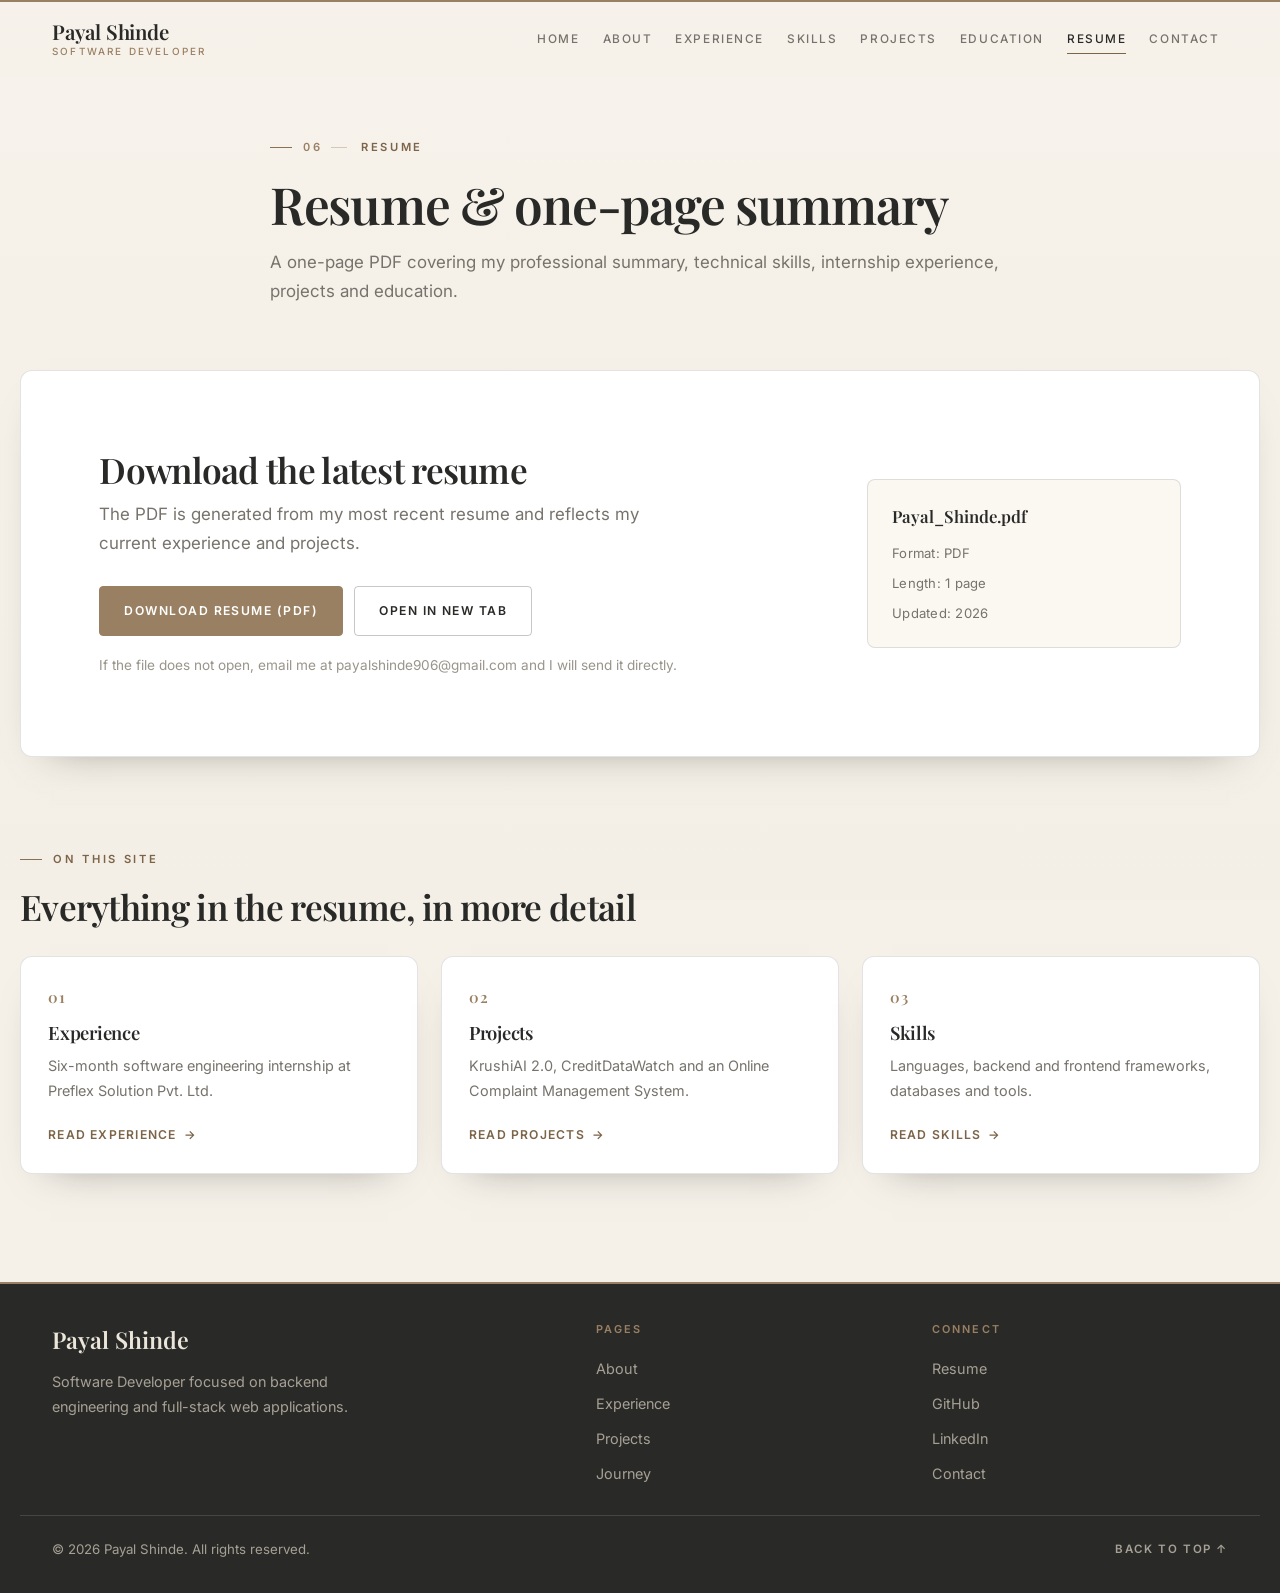
<file: resume.html>
<!DOCTYPE html>
<html lang="en">
<head>
  <meta charset="UTF-8">
  <meta name="viewport" content="width=device-width, initial-scale=1">
  <title>Resume — Payal Shinde | Software Developer</title>
  <meta name="description" content="Download the resume of Payal Shinde — Computer Engineering graduate and software developer focused on backend and full-stack development.">
  <meta name="author" content="Payal Shinde">
  <meta name="theme-color" content="#F5F1E9">
  <link rel="preconnect" href="https://fonts.googleapis.com">
  <link rel="preconnect" href="https://fonts.gstatic.com" crossorigin>
  <link rel="stylesheet" href="https://fonts.googleapis.com/css2?family=Inter:wght@400;500;600;700&family=Playfair+Display:ital,wght@0,500;0,600;0,700;1,500&display=swap">
  <link rel="stylesheet" href="style.css?v=5">
  <noscript><style>.reveal{opacity:1;transform:none}</style></noscript>
</head>
<body id="top">
  <a class="skip-link" href="#main">Skip to content</a>

  <header class="site-header" id="siteHeader">
    <div class="container nav-wrap">
      <a class="brand" href="index.html">
        <span class="brand-name">Payal Shinde</span>
        <span class="brand-role">Software Developer</span>
      </a>
      <button class="nav-toggle" id="navToggle" type="button" aria-expanded="false" aria-controls="primaryNav" aria-label="Open navigation menu">
        <span class="nav-toggle-bar"></span>
        <span class="nav-toggle-bar"></span>
        <span class="nav-toggle-bar"></span>
      </button>
      <nav class="site-nav" id="primaryNav" aria-label="Primary">
        <ul class="nav-list">
          <li><a class="nav-link" href="index.html">Home</a></li>
          <li><a class="nav-link" href="about.html">About</a></li>
          <li><a class="nav-link" href="internship.html">Experience</a></li>
          <li><a class="nav-link" href="skill.html">Skills</a></li>
          <li><a class="nav-link" href="projects.html">Projects</a></li>
          <li><a class="nav-link" href="education.html">Education</a></li>
          <li><a class="nav-link" href="resume.html" aria-current="page">Resume</a></li>
          <li><a class="nav-link" href="contact.html">Contact</a></li>
        </ul>
      </nav>
    </div>
  </header>

  <main id="main">
    <section class="container page-head reveal">
      <p class="eyebrow"><span class="eyebrow-num">06</span>Resume</p>
      <h1 class="page-title">Resume &amp; one-page summary</h1>
      <p class="page-lede">
        A one-page PDF covering my professional summary, technical skills, internship experience, projects
        and education.
      </p>
    </section>

    <section class="container section--tight">
      <div class="card card--static reveal">
        <div class="resume-card">
          <div>
            <h2 class="section-title" style="margin-bottom: 0.6rem;">Download the latest resume</h2>
            <p class="section-lede" style="max-width: 52ch; margin-bottom: 0;">
              The PDF is generated from my most recent resume and reflects my current experience and projects.
            </p>
            <div class="resume-actions">
              <a class="btn btn--primary" href="assets/resume/Payal_Shinde.pdf" download="Payal_Shinde_Resume.pdf">Download resume (PDF)</a>
              <a class="btn btn--ghost" href="assets/resume/Payal_Shinde.pdf" target="_blank" rel="noopener">Open in new tab</a>
            </div>
            <p class="resume-note">If the file does not open, email me at payalshinde906@gmail.com and I will send it directly.</p>
          </div>
          <div class="resume-file">
            <strong>Payal_Shinde.pdf</strong>
            <span>Format: PDF</span>
            <span>Length: 1 page</span>
            <span>Updated: 2026</span>
          </div>
        </div>
      </div>
    </section>

    <section class="container section">
      <div class="section-head reveal">
        <p class="eyebrow">On this site</p>
        <h2 class="section-title">Everything in the resume, in more detail</h2>
      </div>
      <div class="mini-grid">
        <article class="card mini-card reveal">
          <h3>Experience</h3>
          <p>Six-month software engineering internship at Preflex Solution Pvt. Ltd.</p>
          <a class="link-arrow" href="internship.html">Read experience</a>
        </article>
        <article class="card mini-card reveal">
          <h3>Projects</h3>
          <p>KrushiAI 2.0, CreditDataWatch and an Online Complaint Management System.</p>
          <a class="link-arrow" href="projects.html">Read projects</a>
        </article>
        <article class="card mini-card reveal">
          <h3>Skills</h3>
          <p>Languages, backend and frontend frameworks, databases and tools.</p>
          <a class="link-arrow" href="skill.html">Read skills</a>
        </article>
      </div>
    </section>
  </main>

  <footer class="site-footer">
    <div class="container footer-inner">
      <div>
        <p class="footer-name">Payal Shinde</p>
        <p class="footer-tagline">Software Developer focused on backend engineering and full-stack web applications.</p>
      </div>
      <nav aria-label="Pages">
        <p class="footer-heading">Pages</p>
        <div class="footer-list">
          <a href="about.html">About</a>
          <a href="internship.html">Experience</a>
          <a href="projects.html">Projects</a>
          <a href="journey.html">Journey</a>
        </div>
      </nav>
      <nav aria-label="Connect">
        <p class="footer-heading">Connect</p>
        <div class="footer-list">
          <a href="resume.html">Resume</a>
          <a href="https://github.com/payalshinde906" target="_blank" rel="noopener noreferrer">GitHub</a>
          <a href="https://linkedin.com/in/payal-shinde-833840345" target="_blank" rel="noopener noreferrer">LinkedIn</a>
          <a href="contact.html">Contact</a>
        </div>
      </nav>
    </div>
    <div class="footer-bottom">
      <p>&copy; <span data-year>2026</span> Payal Shinde. All rights reserved.</p>
      <a href="#top" class="to-top">Back to top ↑</a>
    </div>
  </footer>

  <script src="script.js"></script>
</body>
</html>
</file>
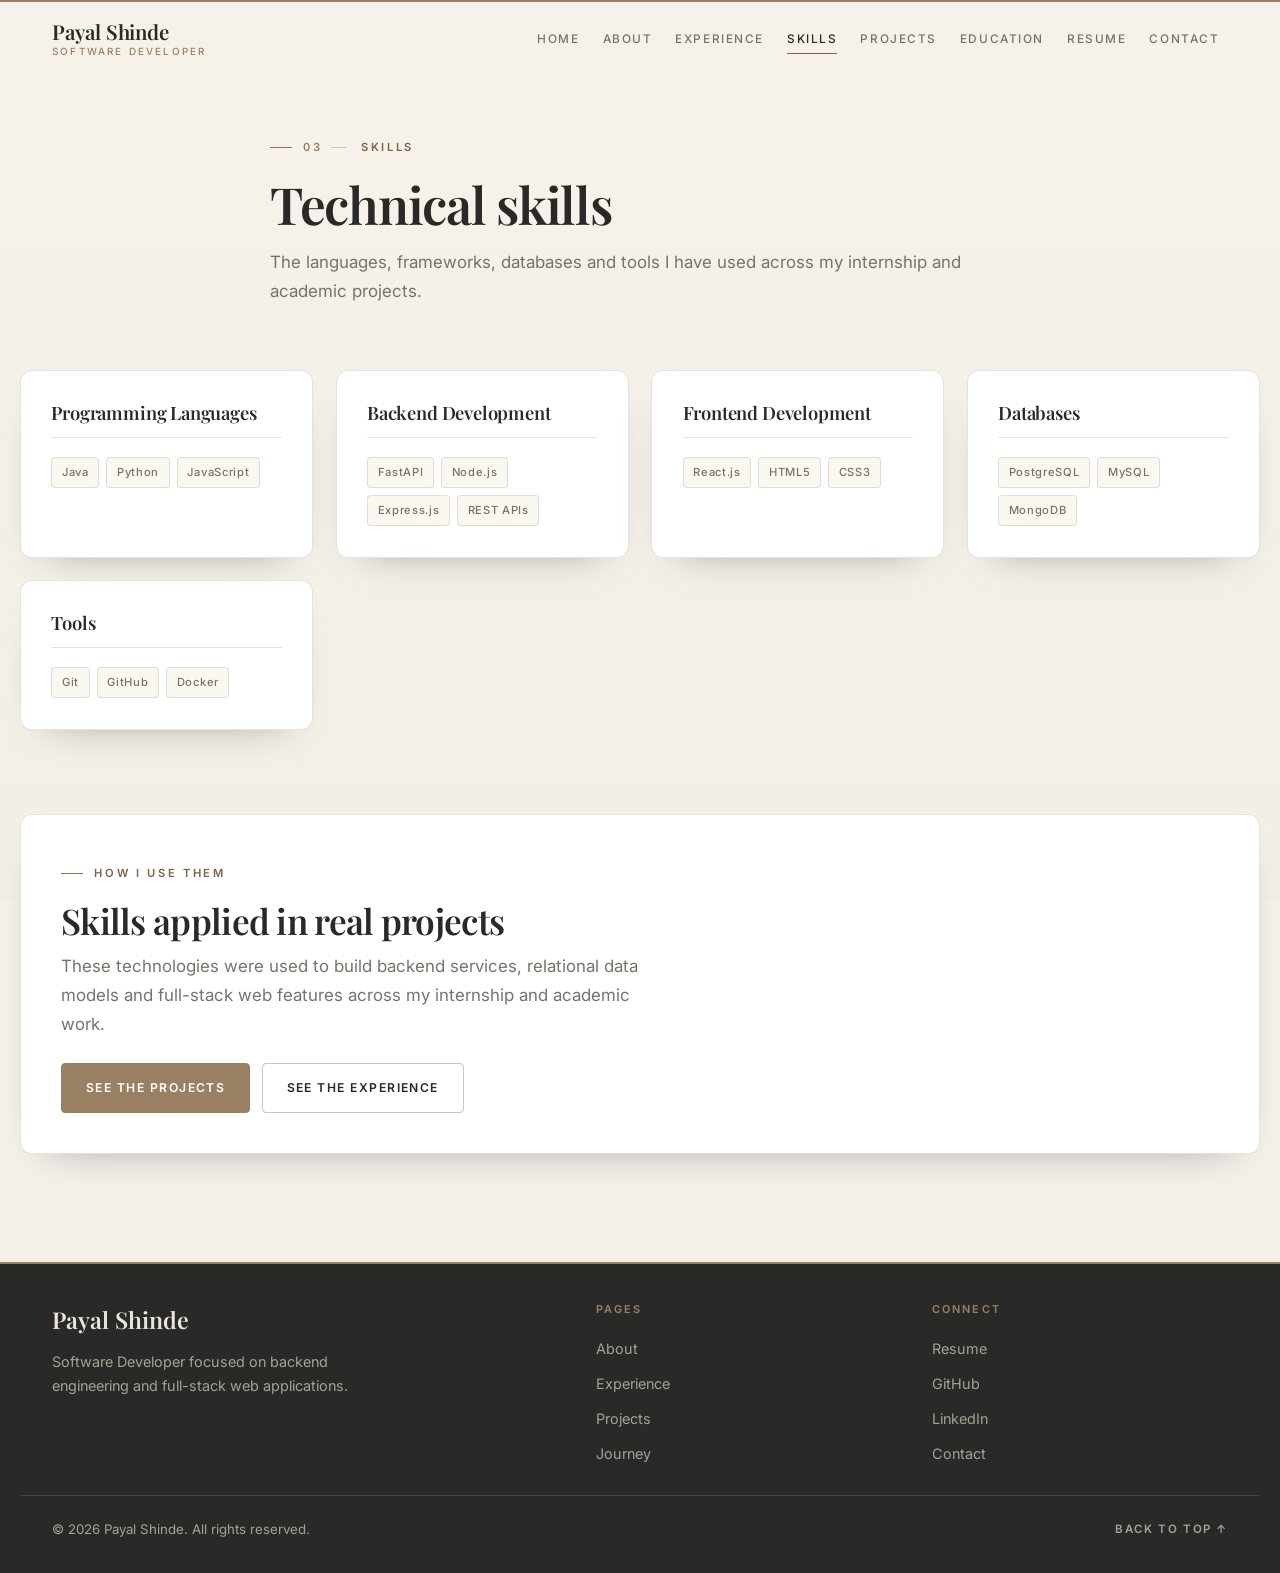
<file: skill.html>
<!DOCTYPE html>
<html lang="en">
<head>
  <meta charset="UTF-8">
  <meta name="viewport" content="width=device-width, initial-scale=1">
  <title>Skills — Payal Shinde | Software Developer</title>
  <meta name="description" content="Technical skills of Payal Shinde: Python, Java, JavaScript, FastAPI, Node.js, React.js, PostgreSQL, MySQL, MongoDB, Git, GitHub and Docker.">
  <meta name="author" content="Payal Shinde">
  <meta name="theme-color" content="#F5F1E9">
  <link rel="preconnect" href="https://fonts.googleapis.com">
  <link rel="preconnect" href="https://fonts.gstatic.com" crossorigin>
  <link rel="stylesheet" href="https://fonts.googleapis.com/css2?family=Inter:wght@400;500;600;700&family=Playfair+Display:ital,wght@0,500;0,600;0,700;1,500&display=swap">
  <link rel="stylesheet" href="style.css?v=5">
  <noscript><style>.reveal{opacity:1;transform:none}</style></noscript>
</head>
<body id="top">
  <a class="skip-link" href="#main">Skip to content</a>

  <header class="site-header" id="siteHeader">
    <div class="container nav-wrap">
      <a class="brand" href="index.html">
        <span class="brand-name">Payal Shinde</span>
        <span class="brand-role">Software Developer</span>
      </a>
      <button class="nav-toggle" id="navToggle" type="button" aria-expanded="false" aria-controls="primaryNav" aria-label="Open navigation menu">
        <span class="nav-toggle-bar"></span>
        <span class="nav-toggle-bar"></span>
        <span class="nav-toggle-bar"></span>
      </button>
      <nav class="site-nav" id="primaryNav" aria-label="Primary">
        <ul class="nav-list">
          <li><a class="nav-link" href="index.html">Home</a></li>
          <li><a class="nav-link" href="about.html">About</a></li>
          <li><a class="nav-link" href="internship.html">Experience</a></li>
          <li><a class="nav-link" href="skill.html" aria-current="page">Skills</a></li>
          <li><a class="nav-link" href="projects.html">Projects</a></li>
          <li><a class="nav-link" href="education.html">Education</a></li>
          <li><a class="nav-link" href="resume.html">Resume</a></li>
          <li><a class="nav-link" href="contact.html">Contact</a></li>
        </ul>
      </nav>
    </div>
  </header>

  <main id="main">
    <section class="container page-head reveal">
      <p class="eyebrow"><span class="eyebrow-num">03</span>Skills</p>
      <h1 class="page-title">Technical skills</h1>
      <p class="page-lede">
        The languages, frameworks, databases and tools I have used across my internship and academic projects.
      </p>
    </section>

    <section class="container section--tight">
      <div class="skill-grid">
        <article class="card skill-card reveal">
          <h2>Programming Languages</h2>
          <div class="tag-row">
            <span class="tag">Java</span>
            <span class="tag">Python</span>
            <span class="tag">JavaScript</span>
          </div>
        </article>

        <article class="card skill-card reveal">
          <h2>Backend Development</h2>
          <div class="tag-row">
            <span class="tag">FastAPI</span>
            <span class="tag">Node.js</span>
            <span class="tag">Express.js</span>
            <span class="tag">REST APIs</span>
          </div>
        </article>

        <article class="card skill-card reveal">
          <h2>Frontend Development</h2>
          <div class="tag-row">
            <span class="tag">React.js</span>
            <span class="tag">HTML5</span>
            <span class="tag">CSS3</span>
          </div>
        </article>

        <article class="card skill-card reveal">
          <h2>Databases</h2>
          <div class="tag-row">
            <span class="tag">PostgreSQL</span>
            <span class="tag">MySQL</span>
            <span class="tag">MongoDB</span>
          </div>
        </article>

        <article class="card skill-card reveal">
          <h2>Tools</h2>
          <div class="tag-row">
            <span class="tag">Git</span>
            <span class="tag">GitHub</span>
            <span class="tag">Docker</span>
          </div>
        </article>
      </div>
    </section>

    <section class="container section">
      <div class="card card--static reveal" style="padding: clamp(1.75rem, 4vw, 2.5rem);">
        <p class="eyebrow">How I use them</p>
        <h2 class="section-title" style="margin-bottom: 0.6rem;">Skills applied in real projects</h2>
        <p class="section-lede" style="max-width: 56ch; margin-bottom: 1.5rem;">
          These technologies were used to build backend services, relational data models and full-stack web
          features across my internship and academic work.
        </p>
        <div class="hero-actions" style="margin-bottom: 0;">
          <a class="btn btn--primary" href="projects.html">See the projects</a>
          <a class="btn btn--ghost" href="internship.html">See the experience</a>
        </div>
      </div>
    </section>
  </main>

  <footer class="site-footer">
    <div class="container footer-inner">
      <div>
        <p class="footer-name">Payal Shinde</p>
        <p class="footer-tagline">Software Developer focused on backend engineering and full-stack web applications.</p>
      </div>
      <nav aria-label="Pages">
        <p class="footer-heading">Pages</p>
        <div class="footer-list">
          <a href="about.html">About</a>
          <a href="internship.html">Experience</a>
          <a href="projects.html">Projects</a>
          <a href="journey.html">Journey</a>
        </div>
      </nav>
      <nav aria-label="Connect">
        <p class="footer-heading">Connect</p>
        <div class="footer-list">
          <a href="resume.html">Resume</a>
          <a href="https://github.com/payalshinde906" target="_blank" rel="noopener noreferrer">GitHub</a>
          <a href="https://linkedin.com/in/payal-shinde-833840345" target="_blank" rel="noopener noreferrer">LinkedIn</a>
          <a href="contact.html">Contact</a>
        </div>
      </nav>
    </div>
    <div class="footer-bottom">
      <p>&copy; <span data-year>2026</span> Payal Shinde. All rights reserved.</p>
      <a href="#top" class="to-top">Back to top ↑</a>
    </div>
  </footer>

  <script src="script.js"></script>
</body>
</html>
</file>
<file: style.css>
/* ============================================================
   Payal Shinde — Professional Portfolio
   Design system: "Editorial Warm" — ivory paper, charcoal ink,
   muted bronze accents. Classic, calm, art-directed.
   ------------------------------------------------------------
   01. Tokens
   02. Reset & base
   03. Layout
   04. Header & navigation
   05. Buttons & links
   06. Hero
   07. Facts strip
   08. Sections & headings
   09. Cards
   10. Projects
   11. Skills
   12. Timeline
   13. Experience card
   14. Resume
   15. Contact
   16. Footer
   17. Motion & accessibility
   18. Page utilities
   19. Responsive
   ============================================================ */

/* ============ 01. TOKENS ============ */
:root {
  /* Surfaces */
  --canvas: #f5f1e9;          /* warm ivory — primary background */
  --canvas-2: #efe8dc;        /* deeper ivory for subtle bands */
  --surface: #ffffff;         /* soft white — cards */
  --surface-2: #fbf8f2;       /* near-white for inset panels */

  /* Ink (charcoal scale) */
  --ink: #292a28;             /* deep charcoal — headings, body */
  --ink-2: #77736c;           /* secondary text */
  --ink-3: #9a958b;           /* muted / captions */

  /* Accent (muted bronze) */
  --bronze: #9a8062;
  --bronze-deep: #7c6448;
  --bronze-soft: rgba(154, 128, 98, 0.12);
  --bronze-line: rgba(154, 128, 98, 0.38);

  /* Structure */
  --warm-grey: #dcd5c9;
  --line: rgba(41, 42, 40, 0.13);
  --line-strong: rgba(41, 42, 40, 0.26);

  /* Footer (charcoal block) */
  --footer-bg: #292a28;
  --footer-ink: #ece6da;
  --footer-muted: #a7a094;
  --footer-line: rgba(236, 230, 218, 0.14);

  /* Type */
  --font-display: 'Playfair Display', Georgia, 'Times New Roman', serif;
  --font-body: 'Inter', -apple-system, BlinkMacSystemFont, 'Segoe UI', Roboto, Helvetica, Arial, sans-serif;
  --font-mono: ui-monospace, 'SF Mono', SFMono-Regular, 'Cascadia Mono', Consolas, 'Liberation Mono', Menlo, monospace;

  /* Metrics */
  --container: 1240px;
  --radius-sm: 4px;
  --radius: 8px;
  --radius-lg: 12px;
  --shadow-card: 0 18px 40px -30px rgba(41, 42, 40, 0.55);
  --shadow-raise: 0 30px 60px -34px rgba(41, 42, 40, 0.4);
  --shadow-float: 0 44px 80px -46px rgba(41, 42, 40, 0.55);
}

/* ============ 02. RESET & BASE ============ */
*,
*::before,
*::after {
  margin: 0;
  padding: 0;
  box-sizing: border-box;
}

html {
  scroll-behavior: smooth;
  -webkit-text-size-adjust: 100%;
}

body {
  font-family: var(--font-body);
  font-size: 1rem;
  line-height: 1.72;
  color: var(--ink);
  background-color: var(--canvas);
  background-image: linear-gradient(180deg, #f8f4ed 0%, #f5f1e9 32%, #f4efe6 100%);
  background-attachment: fixed;
  min-height: 100vh;
  overflow-x: hidden;
  -webkit-font-smoothing: antialiased;
  -moz-osx-font-smoothing: grayscale;
}

img {
  max-width: 100%;
  display: block;
}

a {
  color: inherit;
}

h1, h2, h3, h4 {
  font-family: var(--font-display);
  font-weight: 600;
  line-height: 1.16;
  letter-spacing: -0.015em;
  color: var(--ink);
}

ul {
  list-style: none;
}

::selection {
  background: rgba(154, 128, 98, 0.24);
  color: var(--ink);
}

/* ============ 03. LAYOUT ============ */
.container {
  width: 100%;
  max-width: var(--container);
  margin: 0 auto;
  padding: 0 2rem;
}

main {
  display: block;
}

.page {
  padding-bottom: 2rem;
}

.skip-link {
  position: absolute;
  left: 1rem;
  top: -3.5rem;
  z-index: 200;
  background: var(--ink);
  color: var(--canvas);
  border-radius: var(--radius-sm);
  padding: 0.6rem 1rem;
  font-size: 0.82rem;
  letter-spacing: 0.02em;
  text-decoration: none;
  transition: top 0.2s ease;
}

.skip-link:focus {
  top: 1rem;
}

/* ============ 04. HEADER & NAVIGATION ============ */
.site-header {
  position: sticky;
  top: 0;
  z-index: 100;
  border-top: 2px solid var(--bronze);
  border-bottom: 1px solid transparent;
  background: rgba(245, 241, 233, 0.9);
  transition: background-color 0.25s ease, border-color 0.25s ease, box-shadow 0.25s ease;
}

.site-header.is-scrolled {
  background: rgba(245, 241, 233, 0.97);
  border-bottom-color: var(--line);
  box-shadow: 0 12px 30px -26px rgba(41, 42, 40, 0.6);
}

.nav-wrap {
  display: flex;
  align-items: center;
  justify-content: space-between;
  gap: 1.5rem;
  padding-top: 1.15rem;
  padding-bottom: 1.15rem;
}

.brand {
  display: flex;
  flex-direction: column;
  gap: 0.14rem;
  text-decoration: none;
  line-height: 1.15;
}

.brand-name {
  font-family: var(--font-display);
  font-size: 1.28rem;
  font-weight: 600;
  letter-spacing: -0.01em;
  color: var(--ink);
}

.brand-role {
  font-family: var(--font-body);
  font-size: 0.62rem;
  font-weight: 500;
  letter-spacing: 0.22em;
  text-transform: uppercase;
  color: var(--bronze);
}

.nav-list {
  display: flex;
  align-items: center;
  gap: 0.35rem;
}

.nav-link {
  position: relative;
  display: inline-block;
  padding: 0.5rem 0.55rem;
  font-size: 0.74rem;
  font-weight: 500;
  letter-spacing: 0.13em;
  text-transform: uppercase;
  color: var(--ink-2);
  text-decoration: none;
  white-space: nowrap;
  transition: color 0.2s ease;
}

.nav-link::after {
  content: '';
  position: absolute;
  left: 0.55rem;
  right: 0.55rem;
  bottom: 0.18rem;
  height: 1px;
  background: var(--bronze);
  transform: scaleX(0);
  transform-origin: left center;
  transition: transform 0.24s ease;
}

.nav-link:hover {
  color: var(--ink);
}

.nav-link:hover::after {
  transform: scaleX(1);
}

.nav-link[aria-current='page'] {
  color: var(--ink);
}

.nav-link[aria-current='page']::after {
  transform: scaleX(1);
  background: var(--bronze-deep);
}

.nav-toggle {
  display: none;
  flex-direction: column;
  justify-content: center;
  gap: 5px;
  width: 44px;
  height: 44px;
  padding: 0 10px;
  background: transparent;
  border: 1px solid var(--line-strong);
  border-radius: var(--radius-sm);
  cursor: pointer;
  transition: border-color 0.2s ease, background-color 0.2s ease;
}

.nav-toggle:hover {
  border-color: var(--bronze);
  background: var(--bronze-soft);
}

.nav-toggle-bar {
  display: block;
  height: 1.5px;
  width: 100%;
  background: var(--ink);
  border-radius: 2px;
  transition: transform 0.25s ease, opacity 0.2s ease;
}

.nav-toggle[aria-expanded='true'] .nav-toggle-bar:nth-child(1) {
  transform: translateY(6.5px) rotate(45deg);
}

.nav-toggle[aria-expanded='true'] .nav-toggle-bar:nth-child(2) {
  opacity: 0;
}

.nav-toggle[aria-expanded='true'] .nav-toggle-bar:nth-child(3) {
  transform: translateY(-6.5px) rotate(-45deg);
}

/* ============ 05. BUTTONS & LINKS ============ */
.btn {
  display: inline-flex;
  align-items: center;
  justify-content: center;
  gap: 0.55rem;
  padding: 0.85rem 1.5rem;
  border-radius: var(--radius-sm);
  border: 1px solid transparent;
  font-family: var(--font-body);
  font-size: 0.76rem;
  font-weight: 600;
  letter-spacing: 0.12em;
  text-transform: uppercase;
  text-decoration: none;
  cursor: pointer;
  white-space: nowrap;
  transition: background-color 0.2s ease, border-color 0.2s ease, color 0.2s ease, transform 0.15s ease;
}

.btn:active {
  transform: translateY(1px);
}

.btn--primary {
  background: var(--bronze);
  color: #fff;
  border-color: var(--bronze);
}

.btn--primary:hover {
  background: var(--bronze-deep);
  border-color: var(--bronze-deep);
}

.btn--ghost {
  background: transparent;
  color: var(--ink);
  border-color: var(--line-strong);
}

.btn--ghost:hover {
  background: var(--ink);
  color: var(--canvas);
  border-color: var(--ink);
}

.btn--quiet {
  background: transparent;
  color: var(--bronze-deep);
  border-color: transparent;
  padding-left: 0.2rem;
  padding-right: 0.2rem;
}

.btn--quiet:hover {
  color: var(--ink);
}

.btn svg {
  width: 15px;
  height: 15px;
  flex-shrink: 0;
}

.link-arrow {
  display: inline-flex;
  align-items: center;
  gap: 0.45rem;
  font-size: 0.76rem;
  font-weight: 600;
  letter-spacing: 0.1em;
  text-transform: uppercase;
  color: var(--bronze-deep);
  text-decoration: none;
  transition: color 0.2s ease;
}

.link-arrow:hover {
  color: var(--ink);
}

.link-arrow::after {
  content: '\2192';
  transition: transform 0.2s ease;
}

.link-arrow:hover::after {
  transform: translateX(4px);
}

/* ============ 06. HERO ============ */
.hero {
  display: grid;
  grid-template-columns: 1.05fr 0.95fr;
  align-items: center;
  gap: clamp(2.5rem, 6vw, 5rem);
  padding: clamp(3rem, 8vw, 6rem) 0 clamp(2.5rem, 6vw, 4rem);
}

.hero-eyebrow {
  display: inline-flex;
  align-items: center;
  gap: 0.7rem;
  font-size: 0.7rem;
  font-weight: 600;
  letter-spacing: 0.24em;
  text-transform: uppercase;
  color: var(--bronze-deep);
}

.hero-eyebrow::before {
  content: '';
  width: 26px;
  height: 1px;
  background: currentColor;
  opacity: 0.9;
}

.hero-name {
  font-size: clamp(2.8rem, 7vw, 4.6rem);
  font-weight: 600;
  letter-spacing: -0.025em;
  line-height: 1;
  margin: 1.1rem 0 0.35rem;
}

.hero-rule {
  width: 56px;
  height: 2px;
  margin: 1.35rem 0 1.4rem;
  background: var(--bronze);
}

.hero-role {
  font-family: var(--font-body);
  font-size: clamp(0.9rem, 1.6vw, 1.02rem);
  font-weight: 500;
  letter-spacing: 0.04em;
  text-transform: uppercase;
  color: var(--ink);
  margin-bottom: 1.35rem;
}

.hero-role .sep {
  color: var(--bronze);
  margin: 0 0.6rem;
  font-weight: 400;
}

.hero-lede {
  max-width: 50ch;
  color: var(--ink-2);
  font-size: 1.06rem;
  margin-bottom: 1.5rem;
}

.hero-actions {
  display: flex;
  flex-wrap: wrap;
  gap: 0.7rem;
  margin-bottom: 1.25rem;
}

.hero-socials {
  display: flex;
  flex-wrap: wrap;
  gap: 1.6rem;
  padding-top: 1.1rem;
  border-top: 1px solid var(--line);
}

.social-link {
  display: inline-flex;
  align-items: center;
  gap: 0.55rem;
  font-size: 0.74rem;
  font-weight: 500;
  letter-spacing: 0.1em;
  text-transform: uppercase;
  color: var(--ink-2);
  text-decoration: none;
  transition: color 0.2s ease;
}

.social-link svg {
  width: 16px;
  height: 16px;
}

.social-link:hover {
  color: var(--bronze-deep);
}

.hero-portrait {
  justify-self: center;
  width: 100%;
  max-width: 340px;
}

.portrait-frame {
  position: relative;
  padding: 0;
  background: transparent;
  border: none;
  border-radius: var(--radius-lg);
  box-shadow: 0 12px 30px -20px rgba(41, 42, 40, 0.4);
}

.portrait-frame::after {
  display: none;
}

.portrait-frame img {
  width: 100%;
  height: auto;
  aspect-ratio: 1 / 1;
  object-fit: cover;
  object-position: center top;
  border-radius: var(--radius-lg);
}

.scroll-cue {
  display: inline-flex;
  align-items: center;
  gap: 0.8rem;
  margin-top: 0.35rem;
  font-size: 0.66rem;
  font-weight: 600;
  letter-spacing: 0.26em;
  text-transform: uppercase;
  color: var(--ink-3);
}

.scroll-cue::after {
  content: '';
  width: 1px;
  height: 46px;
  background: linear-gradient(180deg, var(--bronze), transparent);
}

/* ============ 07. FACTS STRIP ============ */
.facts {
  display: grid;
  grid-template-columns: repeat(auto-fit, minmax(180px, 1fr));
  gap: 1px;
  background: var(--line);
  border: 1px solid var(--line);
  border-radius: var(--radius-lg);
  overflow: hidden;
  box-shadow: var(--shadow-card);
}

.fact {
  background: var(--surface);
  padding: 1.5rem 1.6rem;
}

.fact-value {
  font-family: var(--font-display);
  font-size: 1.7rem;
  font-weight: 600;
  letter-spacing: -0.02em;
  color: var(--ink);
  margin-bottom: 0.2rem;
  line-height: 1.1;
}

.fact-label {
  font-size: 0.7rem;
  font-weight: 500;
  letter-spacing: 0.12em;
  text-transform: uppercase;
  color: var(--ink-3);
}

/* ============ 08. SECTIONS & HEADINGS ============ */
.section {
  padding: clamp(2rem, 5vw, 3.25rem) 0;
}

.section--tight {
  padding: clamp(1.25rem, 3vw, 2rem) 0;
}

.section-head {
  max-width: 62ch;
  margin-bottom: 1.75rem;
}

.page-head {
  padding: clamp(2rem, 5vw, 3.25rem) 0 clamp(1.25rem, 3vw, 2rem);
  max-width: 74ch;
}

.eyebrow {
  display: inline-flex;
  align-items: center;
  gap: 0.7rem;
  font-size: 0.7rem;
  font-weight: 600;
  letter-spacing: 0.24em;
  text-transform: uppercase;
  color: var(--bronze-deep);
  margin-bottom: 1.15rem;
}

.eyebrow::before {
  content: '';
  width: 22px;
  height: 1px;
  background: currentColor;
  opacity: 0.9;
}

.eyebrow-num {
  font-variant-numeric: tabular-nums;
  color: var(--bronze);
}

.eyebrow-num::after {
  content: '';
  display: inline-block;
  width: 16px;
  height: 1px;
  margin: 0 0.15rem 0 0.55rem;
  background: var(--bronze-line);
  vertical-align: middle;
}

.section-title {
  font-size: clamp(1.6rem, 3.2vw, 2.2rem);
  font-weight: 600;
  letter-spacing: -0.02em;
}

.page-title {
  font-size: clamp(2.1rem, 5vw, 3.2rem);
  font-weight: 600;
  letter-spacing: -0.025em;
  line-height: 1.1;
  margin-bottom: 1rem;
}

.section-lede,
.page-lede {
  color: var(--ink-2);
  font-size: 1.06rem;
}

.prose p {
  color: var(--ink-2);
  max-width: 68ch;
  margin-bottom: 1.1rem;
}

.prose p:last-child {
  margin-bottom: 0;
}

.subhead {
  font-size: 1.25rem;
  font-weight: 600;
  color: var(--ink);
  margin-bottom: 1rem;
}

/* ============ 09. CARDS ============ */
.card {
  position: relative;
  background: var(--surface);
  border: 1px solid var(--line);
  border-radius: var(--radius-lg);
  padding: 1.9rem;
  box-shadow: var(--shadow-card);
  transition: border-color 0.22s ease, transform 0.22s ease, box-shadow 0.22s ease;
}

.card--static {
  transition: none;
}

.card-grid {
  display: grid;
  gap: 1.4rem;
}

.card-grid--2 {
  grid-template-columns: repeat(auto-fit, minmax(300px, 1fr));
}

.tag-row {
  display: flex;
  flex-wrap: wrap;
  gap: 0.45rem;
}

.tag {
  font-size: 0.7rem;
  font-weight: 500;
  letter-spacing: 0.06em;
  color: var(--ink-2);
  background: var(--surface-2);
  border: 1px solid var(--line);
  border-radius: 4px;
  padding: 0.3rem 0.6rem;
  white-space: nowrap;
}

.bullet-list {
  display: grid;
  gap: 0.6rem;
}

.bullet-list li {
  position: relative;
  padding-left: 1.35rem;
  color: var(--ink-2);
  font-size: 0.955rem;
  line-height: 1.62;
}

.bullet-list li::before {
  content: '';
  position: absolute;
  left: 0;
  top: 0.62em;
  width: 7px;
  height: 1px;
  background: var(--bronze);
}

.bullet-list--loose {
  gap: 0.85rem;
}

/* ============ 10. PROJECTS ============ */
.project-grid {
  display: grid;
  grid-template-columns: repeat(auto-fit, minmax(330px, 1fr));
  gap: 1.4rem;
  counter-reset: project;
}

.project-card {
  display: flex;
  flex-direction: column;
  gap: 1.1rem;
  padding: 2rem;
  counter-increment: project;
}

.project-card::before {
  content: '0' counter(project);
  position: absolute;
  top: 1.5rem;
  right: 1.9rem;
  font-family: var(--font-display);
  font-size: 1.6rem;
  font-weight: 500;
  color: var(--bronze);
  opacity: 0.32;
  line-height: 1;
}

.project-card:hover {
  border-color: var(--bronze-line);
  transform: translateY(-3px);
  box-shadow: var(--shadow-raise);
}

.project-card::after {
  content: '';
  position: absolute;
  left: 0;
  right: 0;
  top: 0;
  height: 2px;
  border-radius: var(--radius-lg) var(--radius-lg) 0 0;
  background: var(--bronze);
  transform: scaleX(0);
  transform-origin: left center;
  transition: transform 0.3s ease;
}

.project-card:hover::after {
  transform: scaleX(1);
}

.project-head {
  display: flex;
  align-items: flex-start;
  justify-content: space-between;
  gap: 1rem;
  padding-right: 3rem;
}

.project-title {
  font-size: 1.4rem;
  font-weight: 600;
  letter-spacing: -0.015em;
}

.project-sub {
  color: var(--ink-2);
  font-size: 0.9rem;
  margin-top: 0.3rem;
}

.badge {
  flex-shrink: 0;
  font-size: 0.62rem;
  font-weight: 600;
  letter-spacing: 0.14em;
  text-transform: uppercase;
  color: var(--bronze-deep);
  border: 1px solid var(--bronze-line);
  border-radius: 999px;
  padding: 0.28rem 0.7rem;
  white-space: nowrap;
}

.project-desc {
  color: var(--ink-2);
  font-size: 0.955rem;
}

.project-card .tag-row {
  margin-top: auto;
  padding-top: 0.4rem;
}

.project-links {
  display: flex;
  flex-wrap: wrap;
  gap: 1.2rem;
  padding-top: 1.1rem;
  border-top: 1px solid var(--line);
}

.mini-grid {
  display: grid;
  grid-template-columns: repeat(auto-fit, minmax(270px, 1fr));
  gap: 1.4rem;
  counter-reset: mini;
}

.mini-card {
  display: flex;
  flex-direction: column;
  gap: 0.7rem;
  padding: 1.7rem;
  counter-increment: mini;
}

.mini-card::before {
  content: counter(mini, decimal-leading-zero);
  font-family: var(--font-display);
  font-size: 0.95rem;
  font-weight: 600;
  color: var(--bronze);
  letter-spacing: 0.05em;
}

.mini-card h3 {
  font-size: 1.15rem;
  font-weight: 600;
}

.mini-card p {
  color: var(--ink-2);
  font-size: 0.9rem;
}

.mini-card .link-arrow {
  margin-top: auto;
  padding-top: 0.65rem;
}

/* ============ 11. SKILLS ============ */
.skill-grid {
  display: grid;
  grid-template-columns: repeat(auto-fit, minmax(260px, 1fr));
  gap: 1.4rem;
}

.skill-card {
  display: flex;
  flex-direction: column;
  gap: 1.2rem;
}

.skill-card h2,
.skill-card h3 {
  font-family: var(--font-display);
  font-size: 1.15rem;
  font-weight: 600;
  letter-spacing: -0.01em;
  text-transform: none;
  color: var(--ink);
  padding-bottom: 0.9rem;
  border-bottom: 1px solid var(--line);
}

/* ============ 12. TIMELINE ============ */
.timeline {
  position: relative;
  display: grid;
  gap: 1.5rem;
  padding-left: 2.1rem;
}

.timeline::before {
  content: '';
  position: absolute;
  left: 5px;
  top: 0.7rem;
  bottom: 0.7rem;
  width: 1px;
  background: var(--line-strong);
}

.timeline-item {
  position: relative;
}

.timeline-item::before {
  content: '';
  position: absolute;
  left: -2.1rem;
  top: 0.7rem;
  width: 11px;
  height: 11px;
  background: var(--canvas);
  border: 1px solid var(--bronze);
  transform: rotate(45deg);
}

.timeline-item--current::before {
  background: var(--bronze);
  border-color: var(--bronze);
  box-shadow: 0 0 0 5px var(--bronze-soft);
}

.timeline-body {
  background: var(--surface);
  border: 1px solid var(--line);
  border-radius: var(--radius-lg);
  padding: 1.55rem 1.75rem;
  box-shadow: var(--shadow-card);
}

.timeline-meta {
  font-size: 0.7rem;
  font-weight: 600;
  letter-spacing: 0.16em;
  text-transform: uppercase;
  color: var(--bronze-deep);
  margin-bottom: 0.55rem;
}

.timeline-body h2,
.timeline-body h3 {
  font-size: 1.3rem;
  font-weight: 600;
  margin-bottom: 0.3rem;
}

.timeline-org {
  color: var(--ink-2);
  font-size: 0.92rem;
  margin-bottom: 0.75rem;
}

.timeline-score {
  display: inline-block;
  font-size: 0.72rem;
  font-weight: 600;
  letter-spacing: 0.08em;
  color: var(--ink);
  background: var(--surface-2);
  border: 1px solid var(--line);
  border-radius: 4px;
  padding: 0.32rem 0.65rem;
  margin-top: 0.5rem;
}

.timeline-body .tech-row {
  margin-top: 1.1rem;
}

/* ============ 13. EXPERIENCE CARD ============ */
.exp-head {
  display: flex;
  flex-wrap: wrap;
  align-items: flex-start;
  justify-content: space-between;
  gap: 1rem;
  padding-bottom: 1.6rem;
  margin-bottom: 1.6rem;
  border-bottom: 1px solid var(--line);
}

.exp-role {
  font-size: 1.65rem;
  font-weight: 600;
}

.exp-company {
  color: var(--bronze-deep);
  font-size: 0.95rem;
  font-weight: 500;
  letter-spacing: 0.02em;
  margin-top: 0.35rem;
}

.exp-period {
  font-size: 0.72rem;
  font-weight: 600;
  letter-spacing: 0.1em;
  text-transform: uppercase;
  color: var(--ink-2);
  border: 1px solid var(--line-strong);
  border-radius: 999px;
  padding: 0.4rem 0.9rem;
  white-space: nowrap;
}

.exp-project {
  font-size: 1rem;
  color: var(--ink);
  margin-bottom: 1.3rem;
}

.exp-project span {
  color: var(--ink-2);
}

.exp-block {
  margin-bottom: 1.6rem;
}

.exp-block:last-of-type {
  margin-bottom: 0;
}

.stack-label {
  font-size: 0.7rem;
  font-weight: 600;
  letter-spacing: 0.2em;
  text-transform: uppercase;
  color: var(--ink-3);
  margin-bottom: 0.9rem;
}

/* ============ 14. RESUME ============ */
.resume-card {
  display: grid;
  grid-template-columns: 1.4fr 0.6fr;
  gap: 2.25rem;
  align-items: center;
  padding: clamp(1.9rem, 4vw, 3rem);
}

.resume-actions {
  display: flex;
  flex-wrap: wrap;
  gap: 0.7rem;
  margin-top: 1.75rem;
}

.resume-note {
  color: var(--ink-3);
  font-size: 0.85rem;
  margin-top: 1.1rem;
}

.resume-file {
  font-size: 0.82rem;
  color: var(--ink-2);
  border: 1px solid var(--line);
  border-radius: var(--radius);
  padding: 1.4rem 1.5rem;
  background: var(--surface-2);
  display: grid;
  gap: 0.45rem;
}

.resume-file strong {
  color: var(--ink);
  font-weight: 600;
  font-family: var(--font-display);
  font-size: 1.05rem;
  margin-bottom: 0.25rem;
}

.resume-file span {
  letter-spacing: 0.02em;
}

/* ============ 15. CONTACT ============ */
.contact-grid {
  display: grid;
  grid-template-columns: repeat(auto-fit, minmax(250px, 1fr));
  gap: 1.4rem;
}

.contact-card {
  display: flex;
  flex-direction: column;
  gap: 0.45rem;
  text-decoration: none;
  padding: 1.75rem;
}

.contact-card:hover {
  border-color: var(--bronze-line);
  transform: translateY(-3px);
  box-shadow: var(--shadow-raise);
}

.contact-label {
  font-size: 0.68rem;
  font-weight: 600;
  letter-spacing: 0.18em;
  text-transform: uppercase;
  color: var(--bronze-deep);
}

.contact-value {
  font-family: var(--font-display);
  font-size: 1.15rem;
  font-weight: 600;
  color: var(--ink);
  word-break: break-word;
}

.contact-hint {
  color: var(--ink-2);
  font-size: 0.88rem;
  margin-top: 0.2rem;
}

/* ============ 16. FOOTER ============ */
.site-footer {
  margin-top: clamp(2rem, 5vw, 3.5rem);
  background: var(--footer-bg);
  color: var(--footer-ink);
  border-top: 2px solid var(--bronze);
}

.footer-inner {
  display: grid;
  grid-template-columns: 1.7fr 1fr 1fr;
  gap: 2.5rem;
  padding: 2.25rem 2rem 1.75rem;
}

.footer-name {
  font-family: var(--font-display);
  font-size: 1.45rem;
  font-weight: 600;
  color: var(--footer-ink);
}

.footer-tagline {
  color: var(--footer-muted);
  font-size: 0.9rem;
  margin-top: 0.6rem;
  max-width: 38ch;
}

.footer-heading {
  font-size: 0.68rem;
  font-weight: 600;
  letter-spacing: 0.2em;
  text-transform: uppercase;
  color: var(--bronze);
  margin-bottom: 1.1rem;
}

.footer-list {
  display: grid;
  gap: 0.65rem;
}

.footer-list a {
  color: var(--footer-muted);
  font-size: 0.9rem;
  text-decoration: none;
  transition: color 0.2s ease;
}

.footer-list a:hover {
  color: var(--footer-ink);
}

.footer-bottom {
  display: flex;
  flex-wrap: wrap;
  align-items: center;
  justify-content: space-between;
  gap: 0.85rem;
  max-width: var(--container);
  margin: 0 auto;
  padding: 1.4rem 2rem 2rem;
  border-top: 1px solid var(--footer-line);
  color: var(--footer-muted);
  font-size: 0.83rem;
}

.to-top {
  color: var(--footer-muted);
  text-decoration: none;
  font-size: 0.72rem;
  font-weight: 600;
  letter-spacing: 0.14em;
  text-transform: uppercase;
  transition: color 0.2s ease;
}

.to-top:hover {
  color: var(--bronze);
}

/* ============ 17. MOTION & ACCESSIBILITY ============ */
.reveal {
  opacity: 0;
  transform: translateY(16px);
  transition: opacity 0.6s ease, transform 0.6s ease;
}

.reveal.is-visible {
  opacity: 1;
  transform: none;
}

:focus-visible {
  outline: 2px solid var(--bronze);
  outline-offset: 3px;
  border-radius: 3px;
}

.sr-only {
  position: absolute;
  width: 1px;
  height: 1px;
  padding: 0;
  margin: -1px;
  overflow: hidden;
  clip: rect(0, 0, 0, 0);
  white-space: nowrap;
  border: 0;
}

@media (prefers-reduced-motion: reduce) {
  html {
    scroll-behavior: auto;
  }

  *,
  *::before,
  *::after {
    animation-duration: 0.01ms !important;
    animation-iteration-count: 1 !important;
    transition-duration: 0.01ms !important;
  }

  .reveal {
    opacity: 1;
    transform: none;
  }
}

/* ============ 18. PAGE UTILITIES ============ */
.stack {
  display: grid;
  gap: 1.4rem;
}

.stack--lg {
  gap: clamp(1.75rem, 4vw, 2.75rem);
}

.profile-grid {
  display: grid;
  grid-template-columns: minmax(0, 340px) 1fr;
  gap: clamp(1.5rem, 3vw, 2.25rem);
  align-items: start;
}

.profile-grid .portrait-frame::after {
  display: none;
}

.prose > .subhead:not(:first-child) {
  margin-top: 2.1rem;
}

.prose .bullet-list {
  margin-top: 0.4rem;
}

/* ============ 19. RESPONSIVE ============ */
@media (max-width: 1040px) {
  .nav-link {
    padding: 0.5rem 0.42rem;
    font-size: 0.7rem;
    letter-spacing: 0.1em;
  }
}

@media (max-width: 900px) {
  .nav-toggle {
    display: inline-flex;
  }

  .site-nav {
    position: absolute;
    top: 100%;
    left: 0;
    right: 0;
    background: var(--canvas);
    border-bottom: 1px solid var(--line);
    box-shadow: 0 24px 40px -30px rgba(41, 42, 40, 0.7);
    max-height: 0;
    overflow: hidden;
    transition: max-height 0.3s ease;
  }

  .site-nav.is-open {
    max-height: 80vh;
    overflow-y: auto;
  }

  .nav-list {
    flex-direction: column;
    align-items: stretch;
    gap: 0.1rem;
    padding: 0.9rem 1.5rem 1.4rem;
  }

  .nav-link {
    padding: 0.85rem 0.2rem;
    font-size: 0.8rem;
    border-bottom: 1px solid var(--line);
  }

  .nav-link::after {
    display: none;
  }

  .hero {
    grid-template-columns: 1fr;
    gap: 3rem;
  }

  .hero-portrait {
    order: -1;
    max-width: 320px;
  }

  .resume-card {
    grid-template-columns: 1fr;
    gap: 1.75rem;
  }

  .footer-inner {
    grid-template-columns: 1fr 1fr;
    gap: 2rem;
  }
}

@media (max-width: 760px) {
  .profile-grid {
    grid-template-columns: 1fr;
  }

  .profile-grid .portrait-frame {
    max-width: 320px;
  }
}

@media (max-width: 620px) {
  .container,
  .nav-wrap,
  .footer-inner,
  .footer-bottom {
    padding-left: 1.3rem;
    padding-right: 1.3rem;
  }

  .hero {
    padding-top: 2rem;
  }

  .hero-portrait {
    max-width: 260px;
  }

  .hero-actions .btn {
    flex: 1 1 auto;
  }

  .footer-inner {
    grid-template-columns: 1fr;
  }

  .footer-bottom {
    flex-direction: column;
    align-items: flex-start;
  }
}
</file>
